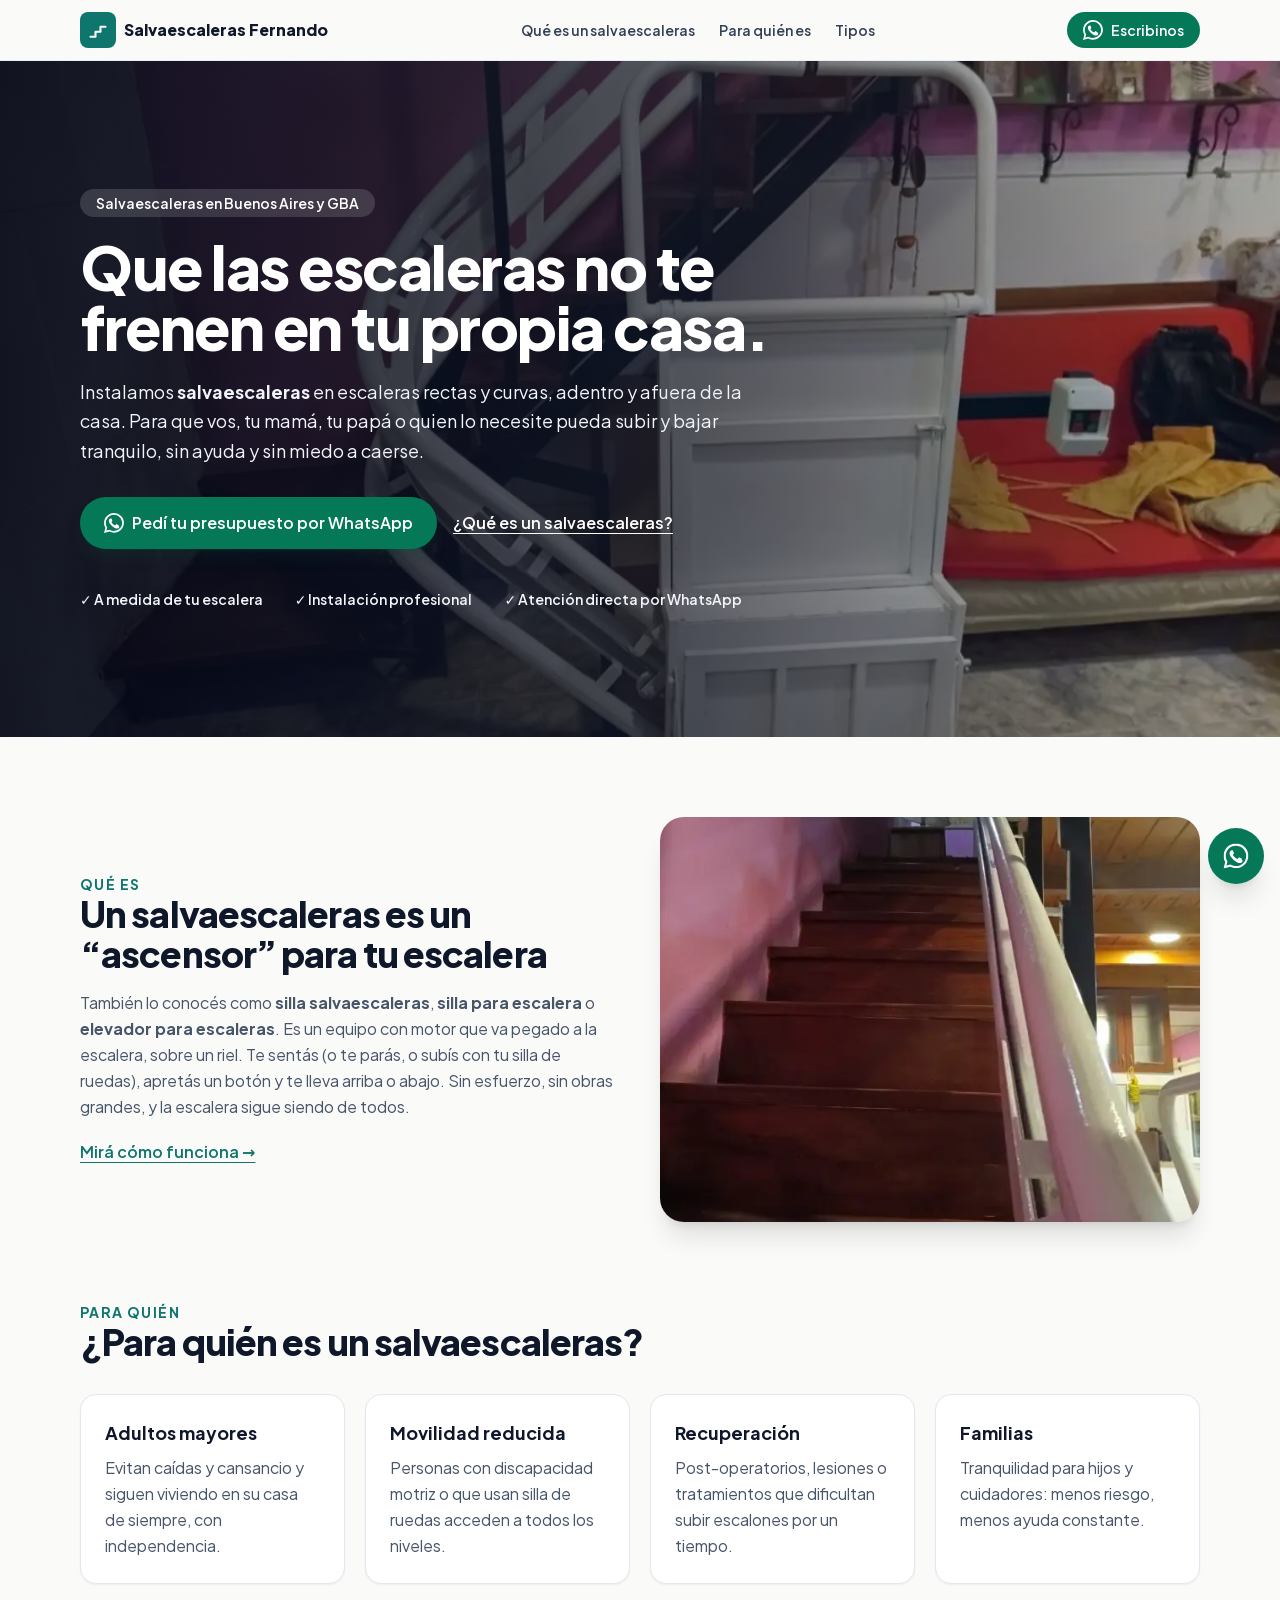
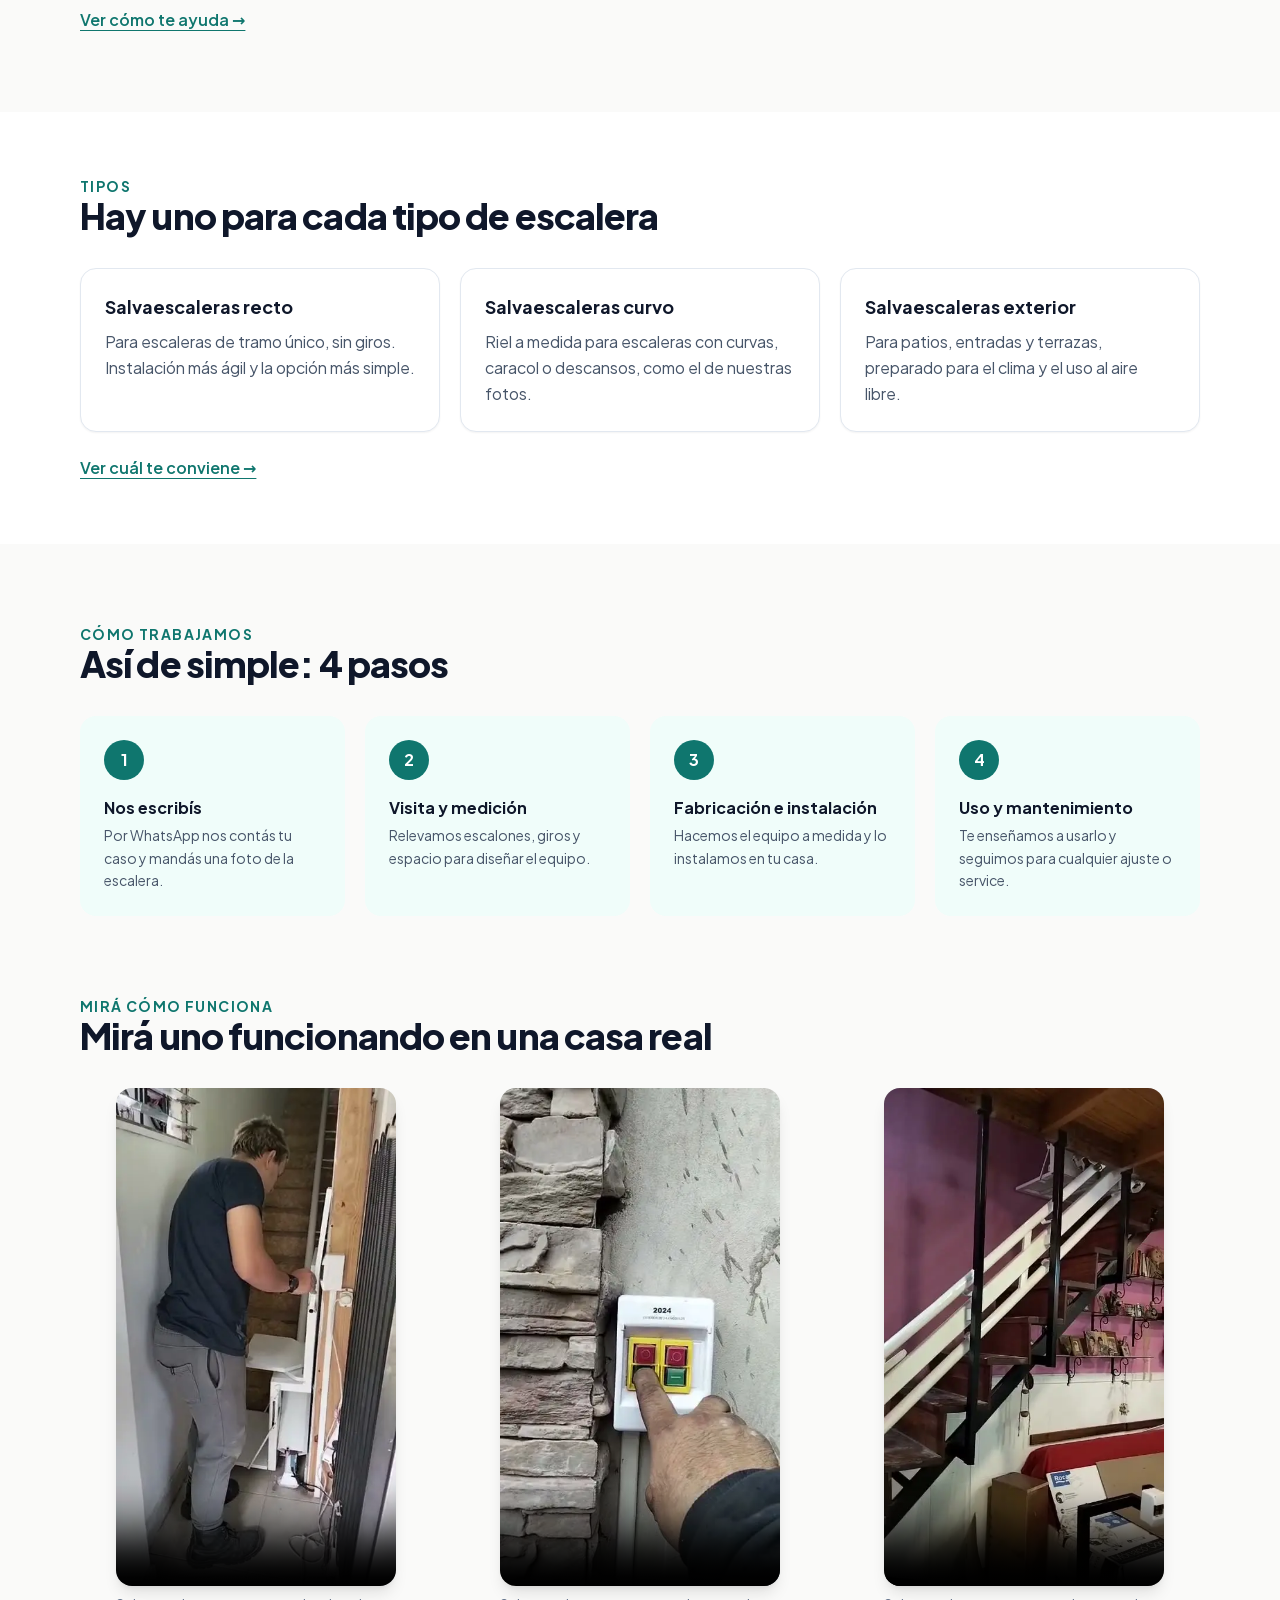
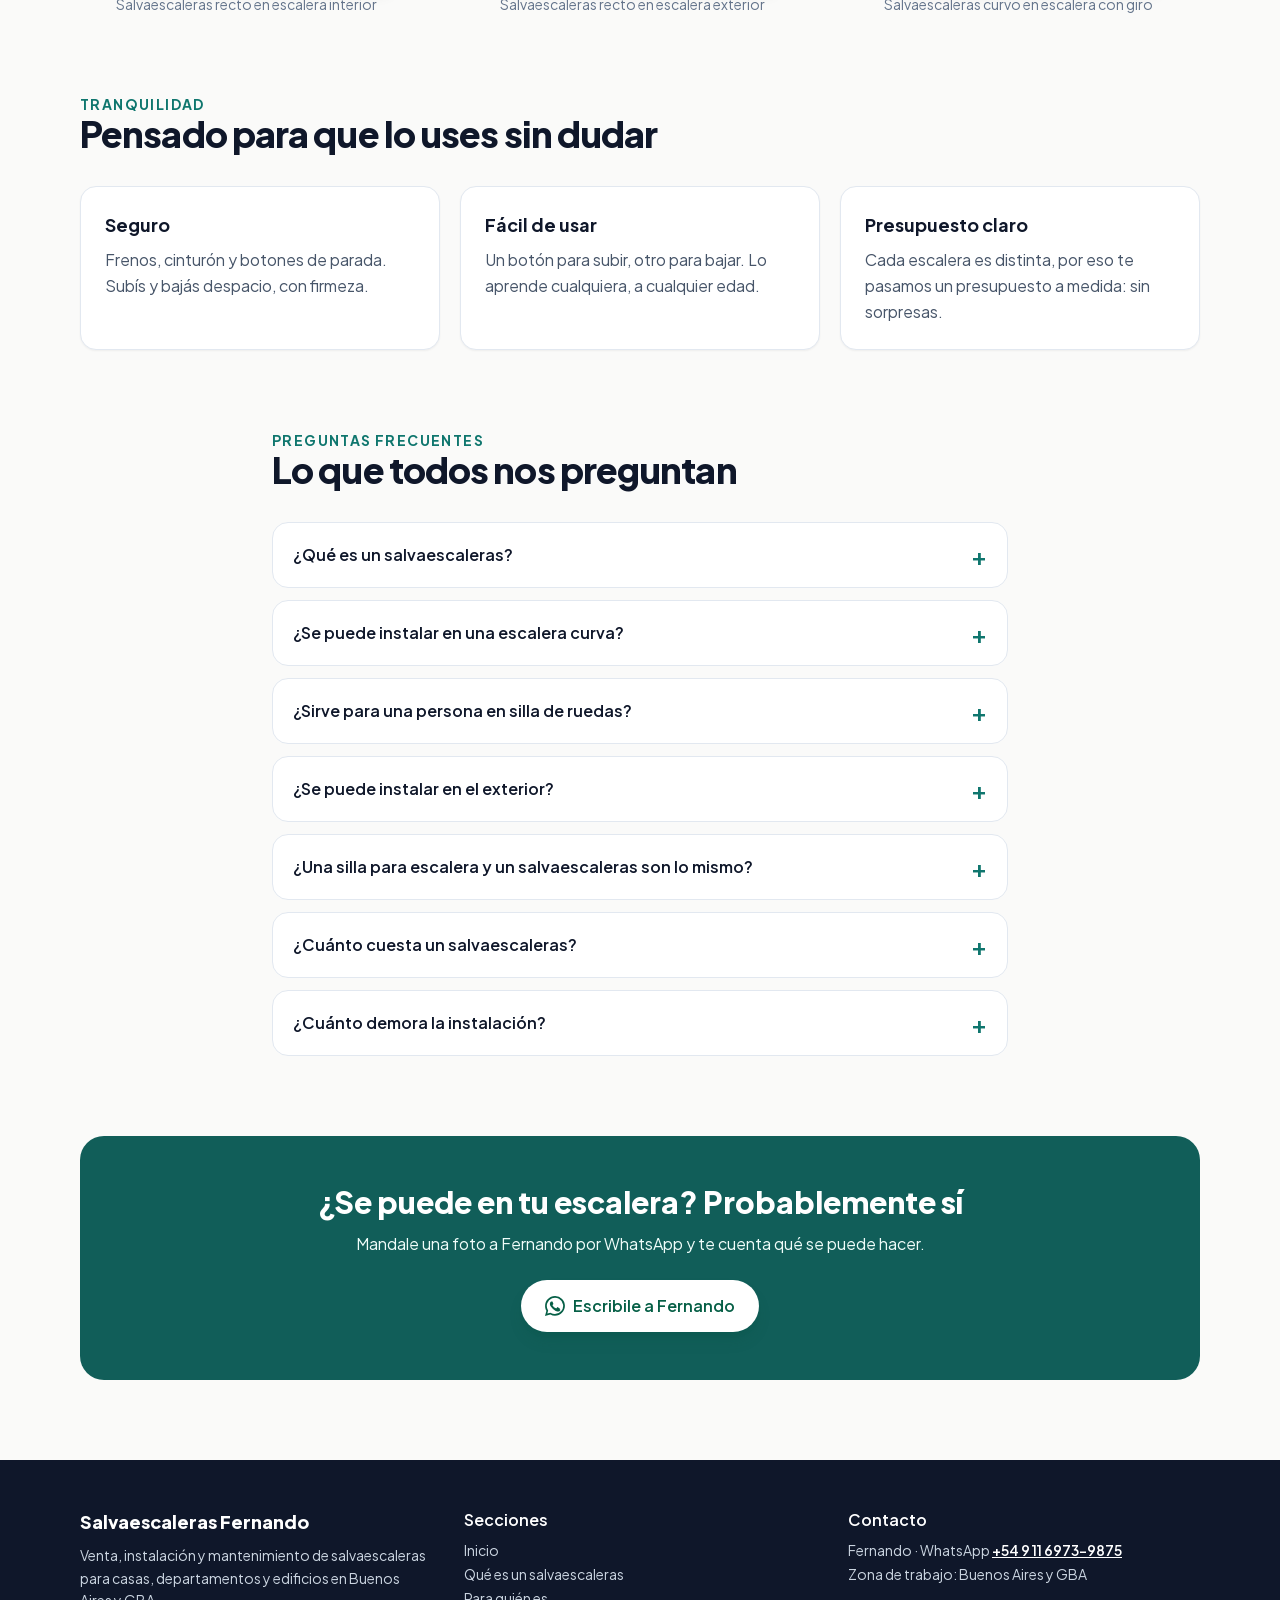
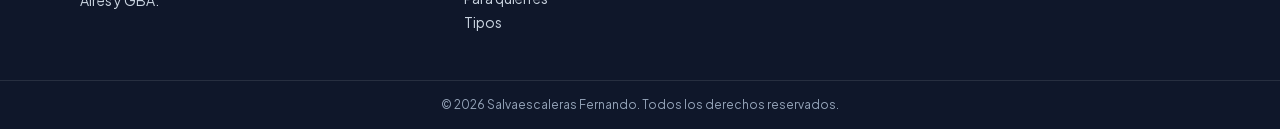
<file: index.html>
<!doctype html>
<html lang="es-AR">
<head>
<meta charset="utf-8">
<meta name="viewport" content="width=device-width, initial-scale=1">
<title>Salvaescaleras y silla para escalera en Buenos Aires y GBA | Salvaescaleras Fernando</title>
<meta name="description" content="Salvaescaleras, sillas salvaescaleras y elevadores para escaleras en Buenos Aires y GBA. Rectos, curvos, interior y exterior. Presupuesto por WhatsApp.">
<link rel="canonical" href="https://salvaescalera.com.ar/">
<meta name="theme-color" content="#0f766e">
<meta property="og:type" content="website">
<meta property="og:locale" content="es_AR">
<meta property="og:title" content="Salvaescaleras y silla para escalera en Buenos Aires y GBA | Salvaescaleras Fernando">
<meta property="og:description" content="Salvaescaleras, sillas salvaescaleras y elevadores para escaleras en Buenos Aires y GBA. Rectos, curvos, interior y exterior. Presupuesto por WhatsApp.">
<meta property="og:url" content="https://salvaescalera.com.ar/">
<meta property="og:image" content="https://salvaescalera.com.ar/assets/salvaescaleras-curvo-plataforma.jpg">
<link rel="icon" href="data:image/svg+xml,%3Csvg xmlns='http://www.w3.org/2000/svg' viewBox='0 0 32 32'%3E%3Crect width='32' height='32' rx='8' fill='%230f766e'/%3E%3Cpath d='M6 24h6v-6h6v-6h8' stroke='white' stroke-width='3' fill='none' stroke-linecap='round' stroke-linejoin='round'/%3E%3C/svg%3E">
<link rel="preload" href="assets/jakarta.woff2" as="font" type="font/woff2" crossorigin>
<link rel="stylesheet" href="assets/styles.css">
<script type="application/ld+json">{"@context": "https://schema.org", "@type": "LocalBusiness", "name": "Salvaescaleras Fernando", "telephone": "+54 9 11 6973-9875", "url": "https://salvaescalera.com.ar/", "image": "https://salvaescalera.com.ar/assets/salvaescaleras-curvo-plataforma.jpg", "areaServed": "Buenos Aires y GBA", "description": "Salvaescaleras, sillas salvaescaleras y elevadores para escaleras en Buenos Aires y GBA. Rectos, curvos, interior y exterior. Presupuesto por WhatsApp.", "makesOffer": {"@type": "Offer", "itemOffered": {"@type": "Service", "name": "Venta e instalación de salvaescaleras"}}}</script><script type="application/ld+json">{"@context": "https://schema.org", "@type": "FAQPage", "mainEntity": [{"@type": "Question", "name": "¿Qué es un salvaescaleras?", "acceptedAnswer": {"@type": "Answer", "text": "Es un equipo motorizado que se instala sobre la escalera y traslada a una persona (sentada en una silla o parada/en silla de ruedas sobre una plataforma) de un nivel a otro, de forma segura y sin esfuerzo."}}, {"@type": "Question", "name": "¿Se puede instalar en una escalera curva?", "acceptedAnswer": {"@type": "Answer", "text": "Sí. Los salvaescaleras curvos se fabrican a medida siguiendo el recorrido real de la escalera, con curvas, descansos o giros. Es la solución para escaleras que no son rectas."}}, {"@type": "Question", "name": "¿Sirve para una persona en silla de ruedas?", "acceptedAnswer": {"@type": "Answer", "text": "Sí, con una plataforma salvaescaleras: la persona sube con su silla de ruedas sobre una base con barandas de seguridad."}}, {"@type": "Question", "name": "¿Se puede instalar en el exterior?", "acceptedAnswer": {"@type": "Answer", "text": "Sí. Hay equipos pensados para escaleras exteriores (patios, entradas, terrazas), con protección frente a lluvia y humedad."}}, {"@type": "Question", "name": "¿Una silla para escalera y un salvaescaleras son lo mismo?", "acceptedAnswer": {"@type": "Answer", "text": "Sí. Silla salvaescaleras, silla para escalera y elevador para escaleras se usan para nombrar el mismo equipo: una silla o plataforma motorizada que sube y baja por un riel instalado en la escalera."}}, {"@type": "Question", "name": "¿Cuánto cuesta un salvaescaleras?", "acceptedAnswer": {"@type": "Answer", "text": "Depende del tipo de escalera (recta o curva), la cantidad de escalones, si es interior o exterior y si lleva silla o plataforma. Por eso se cotiza a medida: escribinos por WhatsApp, contanos tu caso y te pasamos un presupuesto."}}, {"@type": "Question", "name": "¿Cuánto demora la instalación?", "acceptedAnswer": {"@type": "Answer", "text": "Depende del modelo y de la escalera. Tras una visita técnica para relevar medidas, coordinamos fabricación e instalación y te confirmamos plazos reales."}}]}</script>
</head>
<body class="bg-stone-50 font-sans text-slate-800 antialiased">
<a href="#main" class="sr-only focus:not-sr-only focus:absolute focus:z-50 focus:bg-white focus:p-3">Saltar al contenido</a>
<header class="sticky top-0 z-40 border-b border-slate-200/70 bg-stone-50/90 backdrop-blur">
  <div class="mx-auto flex max-w-6xl items-center justify-between gap-4 px-4 py-3">
    <a href="./" class="flex items-center gap-2 font-extrabold text-slate-900">
      <span class="grid h-9 w-9 place-items-center rounded-lg bg-teal-700 text-white" aria-hidden="true">
        <svg class="h-5 w-5" viewBox="0 0 24 24" fill="none" stroke="currentColor" stroke-width="2.5" stroke-linecap="round" stroke-linejoin="round"><path d="M3 20h6v-6h6V8h6"/></svg></span>
      Salvaescaleras Fernando</a>
    <nav class="hidden items-center gap-6 text-sm font-semibold text-slate-700 md:flex" aria-label="Principal"><a href="que-es-un-salvaescaleras.html" class="hover:text-teal-700">Qué es un salvaescaleras</a><a href="salvaescaleras-adultos-mayores-movilidad-reducida.html" class="hover:text-teal-700">Para quién es</a><a href="salvaescaleras-curvo-recto-exterior.html" class="hover:text-teal-700">Tipos</a></nav>
    <a href="https://wa.me/5491169739875?text=Hola%20Fernando%2C%20quiero%20consultar%20por%20un%20salvaescaleras." target="_blank" rel="noopener" class="inline-flex items-center gap-2 rounded-full bg-emerald-700 px-4 py-2 text-sm font-semibold text-white hover:bg-emerald-800"><svg class="h-5 w-5" viewBox="0 0 24 24" fill="currentColor" aria-hidden="true"><path d="M20.5 3.5A11.8 11.8 0 0 0 12 0C5.4 0 .1 5.3.1 11.9c0 2.1.5 4.1 1.6 5.9L0 24l6.4-1.7a11.9 11.9 0 0 0 5.6 1.4c6.6 0 11.9-5.3 11.9-11.9 0-3.2-1.2-6.2-3.4-8.3ZM12 21.7a9.8 9.8 0 0 1-5-1.4l-.4-.2-3.800 1 1-3.700-.2-.4a9.800 9.800 0 1 1 8.400 4.700Zm5.400-7.300c-.3-.1-1.700-.9-2-1s-.5-.1-.7.100-.8 1-1 1.200-.4.200-.6.100a8 8 0 0 1-4-3.500c-.3-.5.300-.5.900-1.600.1-.2 0-.4 0-.5l-.9-2.200c-.2-.6-.5-.5-.7-.5h-.6a1.200 1.200 0 0 0-.9.400 3.700 3.700 0 0 0-1.100 2.700 6.400 6.400 0 0 0 1.400 3.400 14.700 14.700 0 0 0 5.600 4.900c2.100.9 2.900.9 3.400.8a2.900 2.900 0 0 0 1.900-1.300 2.400 2.400 0 0 0 .2-1.300c-.1-.1-.3-.2-.6-.3Z"/></svg><span class="hidden sm:inline">Escribinos</span><span class="sm:hidden">WhatsApp</span></a>
  </div>
  <nav class="flex gap-5 overflow-x-auto border-t border-slate-200/70 px-4 py-2 text-sm font-semibold text-slate-700 md:hidden" aria-label="Principal móvil"><a href="que-es-un-salvaescaleras.html" class="hover:text-teal-700">Qué es un salvaescaleras</a><a href="salvaescaleras-adultos-mayores-movilidad-reducida.html" class="hover:text-teal-700">Para quién es</a><a href="salvaescaleras-curvo-recto-exterior.html" class="hover:text-teal-700">Tipos</a></nav>
</header>
<main id="main">

<section class="relative isolate overflow-hidden">
  <img src="assets/curvo-1200.webp" srcset="assets/curvo-640.webp 640w, assets/curvo-1200.webp 1200w" sizes="(min-width:1152px) 1152px, 100vw" width="1200" height="900" alt="Plataforma salvaescaleras blanca sobre riel curvo en escalera de una casa" class="absolute inset-0 -z-20 h-full w-full object-cover" fetchpriority="high">
  <div class="absolute inset-0 -z-10 bg-gradient-to-r from-slate-950/90 via-slate-900/70 to-slate-900/20"></div>
  <div class="mx-auto max-w-6xl px-4 py-20 md:py-32">
    <p class="inline-block rounded-full bg-white/15 px-4 py-1 text-sm font-semibold text-white backdrop-blur">Salvaescaleras en Buenos Aires y GBA</p>
    <h1 class="mt-5 max-w-3xl text-4xl font-extrabold leading-tight tracking-tight text-white md:text-6xl">Que las escaleras no te frenen en tu propia casa.</h1>
    <p class="mt-5 max-w-2xl text-lg leading-relaxed text-slate-100">Instalamos <strong>salvaescaleras</strong> en escaleras rectas y curvas, adentro y afuera de la casa. Para que vos, tu mamá, tu papá o quien lo necesite pueda subir y bajar tranquilo, sin ayuda y sin miedo a caerse.</p>
    <div class="mt-8 flex flex-wrap items-center gap-4"><a href="https://wa.me/5491169739875?text=Hola%20Fernando%2C%20quiero%20consultar%20por%20un%20salvaescaleras." target="_blank" rel="noopener" class="inline-flex items-center justify-center gap-2 rounded-full bg-emerald-700 px-6 py-3.5 font-semibold text-white shadow-lg shadow-emerald-900/20 transition hover:bg-emerald-800 focus:outline-none focus-visible:ring-4 focus-visible:ring-emerald-300 "><svg class="h-5 w-5" viewBox="0 0 24 24" fill="currentColor" aria-hidden="true"><path d="M20.5 3.5A11.8 11.8 0 0 0 12 0C5.4 0 .1 5.3.1 11.9c0 2.1.5 4.1 1.6 5.9L0 24l6.4-1.7a11.9 11.9 0 0 0 5.6 1.4c6.6 0 11.9-5.3 11.9-11.9 0-3.2-1.2-6.2-3.4-8.3ZM12 21.7a9.8 9.8 0 0 1-5-1.4l-.4-.2-3.800 1 1-3.700-.2-.4a9.800 9.800 0 1 1 8.400 4.700Zm5.400-7.300c-.3-.1-1.700-.9-2-1s-.5-.1-.7.100-.8 1-1 1.200-.4.200-.6.100a8 8 0 0 1-4-3.500c-.3-.5.300-.5.900-1.600.1-.2 0-.4 0-.5l-.9-2.200c-.2-.6-.5-.5-.7-.5h-.6a1.200 1.200 0 0 0-.9.400 3.700 3.700 0 0 0-1.100 2.700 6.400 6.400 0 0 0 1.400 3.400 14.700 14.700 0 0 0 5.600 4.900c2.100.9 2.900.9 3.400.8a2.900 2.900 0 0 0 1.900-1.300 2.400 2.400 0 0 0 .2-1.300c-.1-.1-.3-.2-.6-.3Z"/></svg> Pedí tu presupuesto por WhatsApp</a>
      <a href="que-es-un-salvaescaleras.html" class="font-semibold text-white underline underline-offset-4 hover:text-teal-200">¿Qué es un salvaescaleras?</a></div>
    <ul class="mt-10 flex flex-wrap gap-x-8 gap-y-2 text-sm font-semibold text-slate-100">
      <li>✓ A medida de tu escalera</li><li>✓ Instalación profesional</li><li>✓ Atención directa por WhatsApp</li></ul>
  </div>
</section>

<section class="mx-auto mt-20 grid max-w-6xl items-center gap-10 px-4 md:grid-cols-2">
  <div><p class="text-sm font-bold uppercase tracking-widest text-teal-700">Qué es</p><h2 class="text-3xl font-extrabold tracking-tight text-slate-900 md:text-4xl">Un salvaescaleras es un “ascensor” para tu escalera</h2>
    <p class="mt-4 leading-relaxed text-slate-600">También lo conocés como <strong>silla salvaescaleras</strong>, <strong>silla para escalera</strong> o <strong>elevador para escaleras</strong>. Es un equipo con motor que va pegado a la escalera, sobre un riel. Te sentás (o te parás, o subís con tu silla de ruedas), apretás un botón y te lleva arriba o abajo. Sin esfuerzo, sin obras grandes, y la escalera sigue siendo de todos.</p>
    <a href="que-es-un-salvaescaleras.html" class="mt-5 inline-block font-semibold text-teal-700 underline underline-offset-4 hover:text-teal-900">Mirá cómo funciona →</a></div>
  <img src="assets/riel-900.webp" srcset="assets/riel-640.webp 640w, assets/riel-900.webp 900w" sizes="(min-width:768px) 560px, 100vw" width="900" height="1200" alt="Riel de salvaescaleras instalado a lo largo de una escalera de madera" class="aspect-[4/3] w-full rounded-3xl object-cover shadow-xl" loading="lazy">
</section>

<section class="mx-auto mt-20 max-w-6xl px-4">
  <p class="text-sm font-bold uppercase tracking-widest text-teal-700">Para quién</p><h2 class="text-3xl font-extrabold tracking-tight text-slate-900 md:text-4xl">¿Para quién es un salvaescaleras?</h2>
  <div class="mt-8 grid gap-5 md:grid-cols-2 lg:grid-cols-4">
    <div class="rounded-2xl border border-slate-200 bg-white p-6 shadow-sm"><h3 class="text-lg font-bold text-slate-900">Adultos mayores</h3><p class="mt-2 leading-relaxed text-slate-600">Evitan caídas y cansancio y siguen viviendo en su casa de siempre, con independencia.</p></div>
    <div class="rounded-2xl border border-slate-200 bg-white p-6 shadow-sm"><h3 class="text-lg font-bold text-slate-900">Movilidad reducida</h3><p class="mt-2 leading-relaxed text-slate-600">Personas con discapacidad motriz o que usan silla de ruedas acceden a todos los niveles.</p></div>
    <div class="rounded-2xl border border-slate-200 bg-white p-6 shadow-sm"><h3 class="text-lg font-bold text-slate-900">Recuperación</h3><p class="mt-2 leading-relaxed text-slate-600">Post-operatorios, lesiones o tratamientos que dificultan subir escalones por un tiempo.</p></div>
    <div class="rounded-2xl border border-slate-200 bg-white p-6 shadow-sm"><h3 class="text-lg font-bold text-slate-900">Familias</h3><p class="mt-2 leading-relaxed text-slate-600">Tranquilidad para hijos y cuidadores: menos riesgo, menos ayuda constante.</p></div>
  </div>
  <a href="salvaescaleras-adultos-mayores-movilidad-reducida.html" class="mt-6 inline-block font-semibold text-teal-700 underline underline-offset-4 hover:text-teal-900">Ver cómo te ayuda →</a>
</section>

<section class="mt-20 bg-white py-16">
  <div class="mx-auto max-w-6xl px-4">
    <p class="text-sm font-bold uppercase tracking-widest text-teal-700">Tipos</p><h2 class="text-3xl font-extrabold tracking-tight text-slate-900 md:text-4xl">Hay uno para cada tipo de escalera</h2>
    <div class="mt-8 grid gap-5 md:grid-cols-3">
      <div class="rounded-2xl border border-slate-200 bg-white p-6 shadow-sm"><h3 class="text-lg font-bold text-slate-900">Salvaescaleras recto</h3><p class="mt-2 leading-relaxed text-slate-600">Para escaleras de tramo único, sin giros. Instalación más ágil y la opción más simple.</p></div>
      <div class="rounded-2xl border border-slate-200 bg-white p-6 shadow-sm"><h3 class="text-lg font-bold text-slate-900">Salvaescaleras curvo</h3><p class="mt-2 leading-relaxed text-slate-600">Riel a medida para escaleras con curvas, caracol o descansos, como el de nuestras fotos.</p></div>
      <div class="rounded-2xl border border-slate-200 bg-white p-6 shadow-sm"><h3 class="text-lg font-bold text-slate-900">Salvaescaleras exterior</h3><p class="mt-2 leading-relaxed text-slate-600">Para patios, entradas y terrazas, preparado para el clima y el uso al aire libre.</p></div>
    </div>
    <a href="salvaescaleras-curvo-recto-exterior.html" class="mt-6 inline-block font-semibold text-teal-700 underline underline-offset-4 hover:text-teal-900">Ver cuál te conviene →</a>
  </div>
</section>

<section class="mx-auto mt-20 max-w-6xl px-4">
  <p class="text-sm font-bold uppercase tracking-widest text-teal-700">Cómo trabajamos</p><h2 class="text-3xl font-extrabold tracking-tight text-slate-900 md:text-4xl">Así de simple: 4 pasos</h2>
  <ol class="mt-8 grid gap-5 md:grid-cols-4">
    <li class="rounded-2xl bg-teal-50 p-6"><span class="grid h-10 w-10 place-items-center rounded-full bg-teal-700 font-bold text-white">1</span><h3 class="mt-4 font-bold text-slate-900">Nos escribís</h3><p class="mt-1 text-sm leading-relaxed text-slate-600">Por WhatsApp nos contás tu caso y mandás una foto de la escalera.</p></li><li class="rounded-2xl bg-teal-50 p-6"><span class="grid h-10 w-10 place-items-center rounded-full bg-teal-700 font-bold text-white">2</span><h3 class="mt-4 font-bold text-slate-900">Visita y medición</h3><p class="mt-1 text-sm leading-relaxed text-slate-600">Relevamos escalones, giros y espacio para diseñar el equipo.</p></li><li class="rounded-2xl bg-teal-50 p-6"><span class="grid h-10 w-10 place-items-center rounded-full bg-teal-700 font-bold text-white">3</span><h3 class="mt-4 font-bold text-slate-900">Fabricación e instalación</h3><p class="mt-1 text-sm leading-relaxed text-slate-600">Hacemos el equipo a medida y lo instalamos en tu casa.</p></li><li class="rounded-2xl bg-teal-50 p-6"><span class="grid h-10 w-10 place-items-center rounded-full bg-teal-700 font-bold text-white">4</span><h3 class="mt-4 font-bold text-slate-900">Uso y mantenimiento</h3><p class="mt-1 text-sm leading-relaxed text-slate-600">Te enseñamos a usarlo y seguimos para cualquier ajuste o service.</p></li>
  </ol>
</section>

<section class="mx-auto mt-20 max-w-6xl px-4">
  <p class="text-sm font-bold uppercase tracking-widest text-teal-700">Mirá cómo funciona</p><h2 class="text-3xl font-extrabold tracking-tight text-slate-900 md:text-4xl">Mirá uno funcionando en una casa real</h2>
  <div class="mt-8 flex flex-wrap justify-center gap-8">
    <figure class="mx-auto w-full max-w-[280px]"><video class="aspect-[9/16] w-full rounded-2xl bg-slate-900 object-cover shadow-lg" controls muted playsinline preload="none" poster="assets/poster-interior.webp" aria-label="Salvaescaleras recto en escalera interior"><source src="assets/salvaescaleras-recto-interior.mp4" type="video/mp4"></video><figcaption class="mt-2 text-sm text-slate-500">Salvaescaleras recto en escalera interior</figcaption></figure>
    <figure class="mx-auto w-full max-w-[280px]"><video class="aspect-[9/16] w-full rounded-2xl bg-slate-900 object-cover shadow-lg" controls muted playsinline preload="none" poster="assets/poster-exterior.webp" aria-label="Salvaescaleras recto en escalera exterior"><source src="assets/salvaescaleras-recto-exterior.mp4" type="video/mp4"></video><figcaption class="mt-2 text-sm text-slate-500">Salvaescaleras recto en escalera exterior</figcaption></figure>
    <figure class="mx-auto w-full max-w-[280px]"><video class="aspect-[9/16] w-full rounded-2xl bg-slate-900 object-cover shadow-lg" controls muted playsinline preload="none" poster="assets/poster-curvo.webp" aria-label="Salvaescaleras curvo en escalera con giro"><source src="assets/salvaescaleras-curvo.mp4" type="video/mp4"></video><figcaption class="mt-2 text-sm text-slate-500">Salvaescaleras curvo en escalera con giro</figcaption></figure>
  </div>
</section>

<section class="mx-auto mt-20 max-w-6xl px-4">
  <p class="text-sm font-bold uppercase tracking-widest text-teal-700">Tranquilidad</p><h2 class="text-3xl font-extrabold tracking-tight text-slate-900 md:text-4xl">Pensado para que lo uses sin dudar</h2>
  <div class="mt-8 grid gap-5 md:grid-cols-3">
    <div class="rounded-2xl border border-slate-200 bg-white p-6 shadow-sm"><h3 class="text-lg font-bold text-slate-900">Seguro</h3><p class="mt-2 leading-relaxed text-slate-600">Frenos, cinturón y botones de parada. Subís y bajás despacio, con firmeza.</p></div>
    <div class="rounded-2xl border border-slate-200 bg-white p-6 shadow-sm"><h3 class="text-lg font-bold text-slate-900">Fácil de usar</h3><p class="mt-2 leading-relaxed text-slate-600">Un botón para subir, otro para bajar. Lo aprende cualquiera, a cualquier edad.</p></div>
    <div class="rounded-2xl border border-slate-200 bg-white p-6 shadow-sm"><h3 class="text-lg font-bold text-slate-900">Presupuesto claro</h3><p class="mt-2 leading-relaxed text-slate-600">Cada escalera es distinta, por eso te pasamos un presupuesto a medida: sin sorpresas.</p></div>
  </div>
</section>

<section class="mx-auto mt-20 max-w-3xl px-4">
  <p class="text-sm font-bold uppercase tracking-widest text-teal-700">Preguntas frecuentes</p><h2 class="text-3xl font-extrabold tracking-tight text-slate-900 md:text-4xl">Lo que todos nos preguntan</h2>
  <div class="mt-8 space-y-3"><details class="group rounded-2xl border border-slate-200 bg-white p-5 open:shadow-md"><summary class="flex cursor-pointer list-none items-center justify-between gap-4 font-semibold text-slate-900">¿Qué es un salvaescaleras?<span class="text-teal-700 transition group-open:rotate-45 text-2xl leading-none" aria-hidden="true">+</span></summary><p class="mt-3 leading-relaxed text-slate-600">Es un equipo motorizado que se instala sobre la escalera y traslada a una persona (sentada en una silla o parada/en silla de ruedas sobre una plataforma) de un nivel a otro, de forma segura y sin esfuerzo.</p></details><details class="group rounded-2xl border border-slate-200 bg-white p-5 open:shadow-md"><summary class="flex cursor-pointer list-none items-center justify-between gap-4 font-semibold text-slate-900">¿Se puede instalar en una escalera curva?<span class="text-teal-700 transition group-open:rotate-45 text-2xl leading-none" aria-hidden="true">+</span></summary><p class="mt-3 leading-relaxed text-slate-600">Sí. Los salvaescaleras curvos se fabrican a medida siguiendo el recorrido real de la escalera, con curvas, descansos o giros. Es la solución para escaleras que no son rectas.</p></details><details class="group rounded-2xl border border-slate-200 bg-white p-5 open:shadow-md"><summary class="flex cursor-pointer list-none items-center justify-between gap-4 font-semibold text-slate-900">¿Sirve para una persona en silla de ruedas?<span class="text-teal-700 transition group-open:rotate-45 text-2xl leading-none" aria-hidden="true">+</span></summary><p class="mt-3 leading-relaxed text-slate-600">Sí, con una plataforma salvaescaleras: la persona sube con su silla de ruedas sobre una base con barandas de seguridad.</p></details><details class="group rounded-2xl border border-slate-200 bg-white p-5 open:shadow-md"><summary class="flex cursor-pointer list-none items-center justify-between gap-4 font-semibold text-slate-900">¿Se puede instalar en el exterior?<span class="text-teal-700 transition group-open:rotate-45 text-2xl leading-none" aria-hidden="true">+</span></summary><p class="mt-3 leading-relaxed text-slate-600">Sí. Hay equipos pensados para escaleras exteriores (patios, entradas, terrazas), con protección frente a lluvia y humedad.</p></details><details class="group rounded-2xl border border-slate-200 bg-white p-5 open:shadow-md"><summary class="flex cursor-pointer list-none items-center justify-between gap-4 font-semibold text-slate-900">¿Una silla para escalera y un salvaescaleras son lo mismo?<span class="text-teal-700 transition group-open:rotate-45 text-2xl leading-none" aria-hidden="true">+</span></summary><p class="mt-3 leading-relaxed text-slate-600">Sí. Silla salvaescaleras, silla para escalera y elevador para escaleras se usan para nombrar el mismo equipo: una silla o plataforma motorizada que sube y baja por un riel instalado en la escalera.</p></details><details class="group rounded-2xl border border-slate-200 bg-white p-5 open:shadow-md"><summary class="flex cursor-pointer list-none items-center justify-between gap-4 font-semibold text-slate-900">¿Cuánto cuesta un salvaescaleras?<span class="text-teal-700 transition group-open:rotate-45 text-2xl leading-none" aria-hidden="true">+</span></summary><p class="mt-3 leading-relaxed text-slate-600">Depende del tipo de escalera (recta o curva), la cantidad de escalones, si es interior o exterior y si lleva silla o plataforma. Por eso se cotiza a medida: escribinos por WhatsApp, contanos tu caso y te pasamos un presupuesto.</p></details><details class="group rounded-2xl border border-slate-200 bg-white p-5 open:shadow-md"><summary class="flex cursor-pointer list-none items-center justify-between gap-4 font-semibold text-slate-900">¿Cuánto demora la instalación?<span class="text-teal-700 transition group-open:rotate-45 text-2xl leading-none" aria-hidden="true">+</span></summary><p class="mt-3 leading-relaxed text-slate-600">Depende del modelo y de la escalera. Tras una visita técnica para relevar medidas, coordinamos fabricación e instalación y te confirmamos plazos reales.</p></details></div>
</section>
<section class="mx-auto mt-20 max-w-6xl px-4"><div class="rounded-3xl bg-teal-800 px-6 py-12 text-center text-white md:px-12">
<h2 class="text-3xl font-extrabold">¿Se puede en tu escalera? Probablemente sí</h2><p class="mx-auto mt-3 max-w-2xl text-teal-50">Mandale una foto a Fernando por WhatsApp y te cuenta qué se puede hacer.</p>
<div class="mt-6"><a href="https://wa.me/5491169739875?text=Hola%20Fernando%2C%20te%20paso%20una%20foto%20de%20mi%20escalera%20para%20consultar%20por%20un%20salvaescaleras." target="_blank" rel="noopener" class="inline-flex items-center justify-center gap-2 rounded-full bg-emerald-700 px-6 py-3.5 font-semibold text-white shadow-lg shadow-emerald-900/20 transition hover:bg-emerald-800 focus:outline-none focus-visible:ring-4 focus-visible:ring-emerald-300 !bg-white !text-emerald-800 hover:!bg-emerald-50"><svg class="h-5 w-5" viewBox="0 0 24 24" fill="currentColor" aria-hidden="true"><path d="M20.5 3.5A11.8 11.8 0 0 0 12 0C5.4 0 .1 5.3.1 11.9c0 2.1.5 4.1 1.6 5.9L0 24l6.4-1.7a11.9 11.9 0 0 0 5.6 1.4c6.6 0 11.9-5.3 11.9-11.9 0-3.2-1.2-6.2-3.4-8.3ZM12 21.7a9.8 9.8 0 0 1-5-1.4l-.4-.2-3.800 1 1-3.700-.2-.4a9.800 9.800 0 1 1 8.400 4.700Zm5.400-7.300c-.3-.1-1.700-.9-2-1s-.5-.1-.7.100-.8 1-1 1.200-.4.200-.6.100a8 8 0 0 1-4-3.500c-.3-.5.300-.5.900-1.600.1-.2 0-.4 0-.5l-.9-2.200c-.2-.6-.5-.5-.7-.5h-.6a1.200 1.200 0 0 0-.9.400 3.700 3.700 0 0 0-1.100 2.700 6.400 6.400 0 0 0 1.400 3.400 14.700 14.700 0 0 0 5.600 4.900c2.100.9 2.900.9 3.400.8a2.900 2.900 0 0 0 1.900-1.300 2.400 2.400 0 0 0 .2-1.300c-.1-.1-.3-.2-.6-.3Z"/></svg> Escribile a Fernando</a></div></div></section>

</main>
<footer class="mt-20 bg-slate-900 text-slate-300">
  <div class="mx-auto grid max-w-6xl gap-8 px-4 py-12 md:grid-cols-3">
    <div><p class="text-lg font-extrabold text-white">Salvaescaleras Fernando</p>
      <p class="mt-2 text-sm leading-relaxed">Venta, instalación y mantenimiento de salvaescaleras para casas, departamentos y edificios en Buenos Aires y GBA.</p></div>
    <div><p class="font-semibold text-white">Secciones</p>
      <ul class="mt-2 space-y-1 text-sm"><li><a class="hover:text-white" href="./">Inicio</a></li><li><a class="hover:text-white" href="que-es-un-salvaescaleras.html">Qué es un salvaescaleras</a></li><li><a class="hover:text-white" href="salvaescaleras-adultos-mayores-movilidad-reducida.html">Para quién es</a></li><li><a class="hover:text-white" href="salvaescaleras-curvo-recto-exterior.html">Tipos</a></li></ul></div>
    <div><p class="font-semibold text-white">Contacto</p>
      <p class="mt-2 text-sm">Fernando · WhatsApp <a class="font-semibold text-white underline" href="https://wa.me/5491169739875?text=Hola%20Fernando%2C%20quiero%20consultar%20por%20un%20salvaescaleras." target="_blank" rel="noopener">+54 9 11 6973-9875</a></p>
      <p class="mt-1 text-sm">Zona de trabajo: Buenos Aires y GBA</p></div>
  </div>
  <p class="border-t border-white/10 py-4 text-center text-xs text-slate-400">© 2026 Salvaescaleras Fernando. Todos los derechos reservados.</p>
</footer>
<a href="https://wa.me/5491169739875?text=Hola%20Fernando%2C%20quiero%20consultar%20por%20un%20salvaescaleras." target="_blank" rel="noopener" aria-label="Escribir por WhatsApp" class="fixed bottom-4 right-4 z-50 grid h-14 w-14 place-items-center rounded-full bg-emerald-700 text-white shadow-xl hover:bg-emerald-800 focus:outline-none focus-visible:ring-4 focus-visible:ring-emerald-300"><span class="scale-125"><svg class="h-5 w-5" viewBox="0 0 24 24" fill="currentColor" aria-hidden="true"><path d="M20.5 3.5A11.8 11.8 0 0 0 12 0C5.4 0 .1 5.3.1 11.9c0 2.1.5 4.1 1.6 5.9L0 24l6.4-1.7a11.9 11.9 0 0 0 5.6 1.4c6.6 0 11.9-5.3 11.9-11.9 0-3.2-1.2-6.2-3.4-8.3ZM12 21.7a9.8 9.8 0 0 1-5-1.4l-.4-.2-3.800 1 1-3.700-.2-.4a9.800 9.800 0 1 1 8.400 4.700Zm5.400-7.300c-.3-.1-1.700-.9-2-1s-.5-.1-.7.100-.8 1-1 1.200-.4.200-.6.100a8 8 0 0 1-4-3.500c-.3-.5.300-.5.900-1.600.1-.2 0-.4 0-.5l-.9-2.200c-.2-.6-.5-.5-.7-.5h-.6a1.200 1.200 0 0 0-.9.400 3.700 3.700 0 0 0-1.100 2.700 6.400 6.400 0 0 0 1.400 3.400 14.700 14.700 0 0 0 5.600 4.900c2.100.9 2.900.9 3.400.8a2.900 2.900 0 0 0 1.900-1.300 2.400 2.400 0 0 0 .2-1.300c-.1-.1-.3-.2-.6-.3Z"/></svg></span></a>
</body>
</html>
</file>
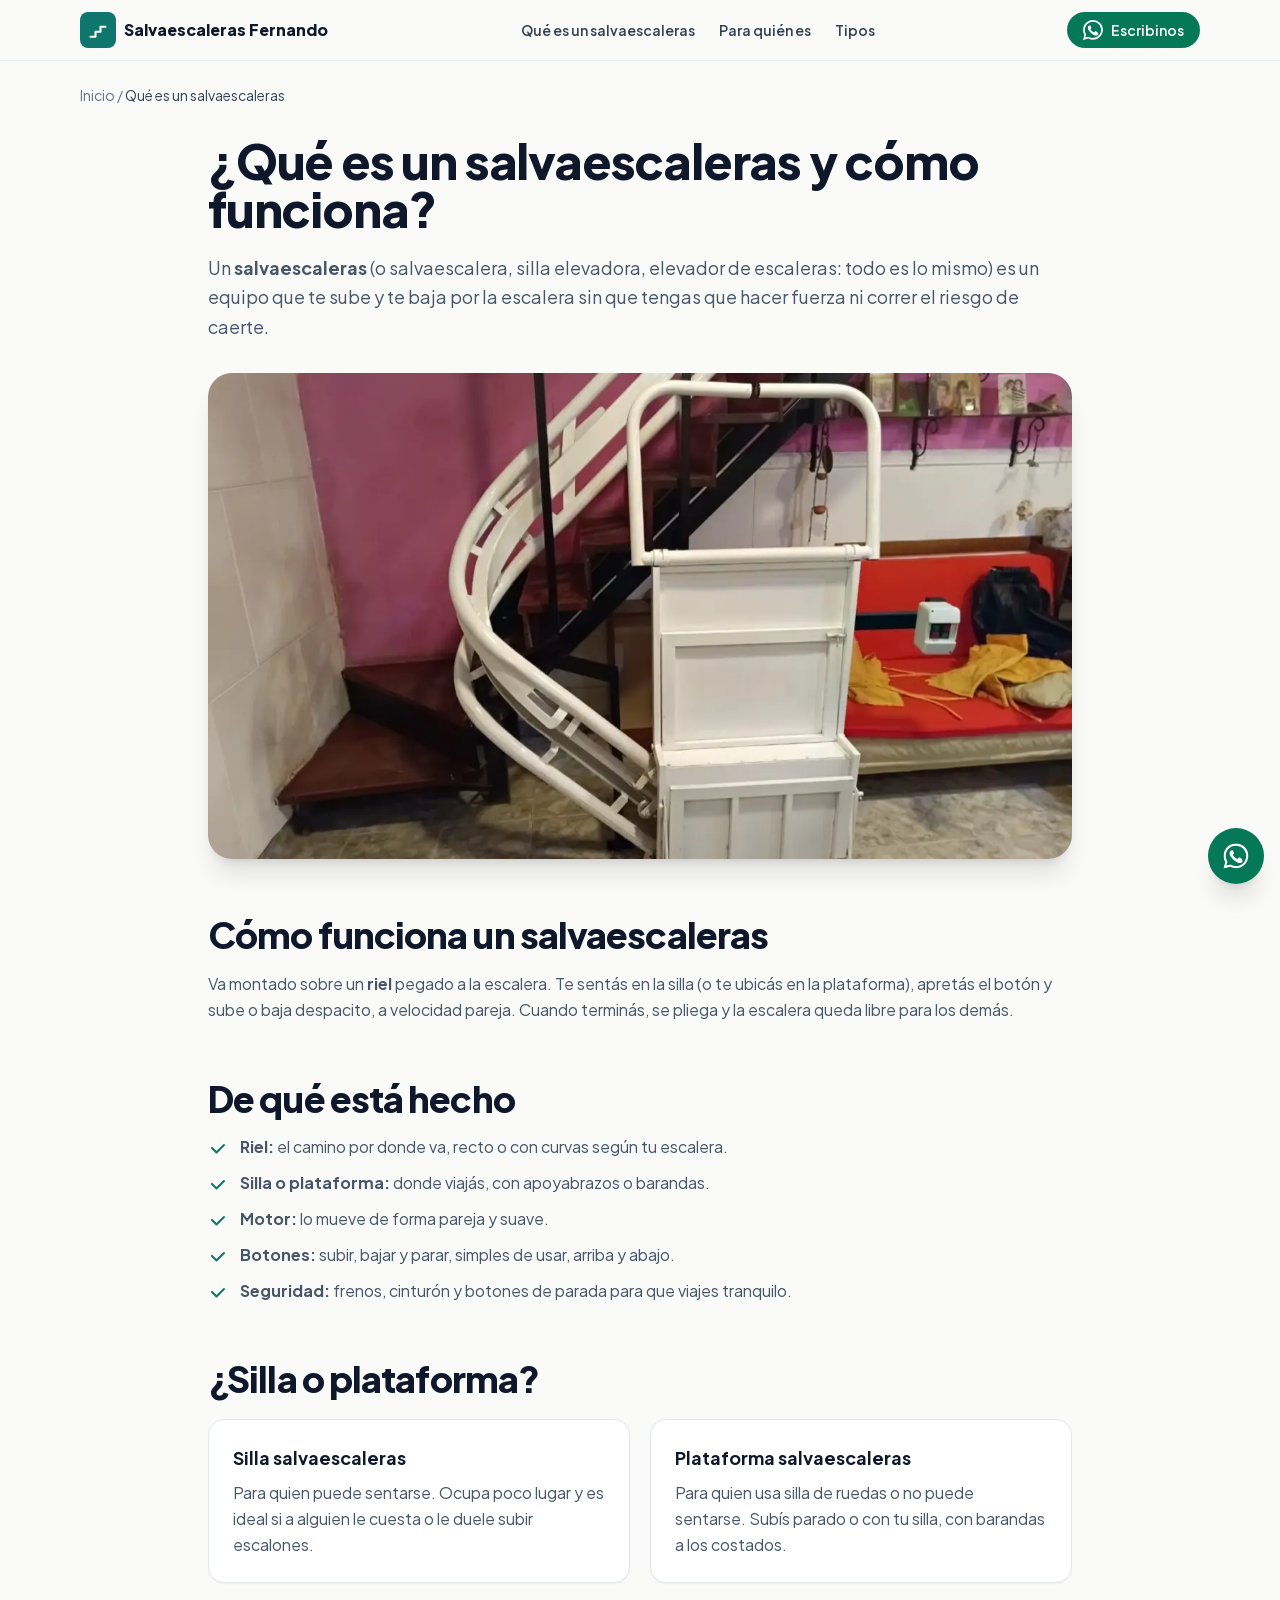
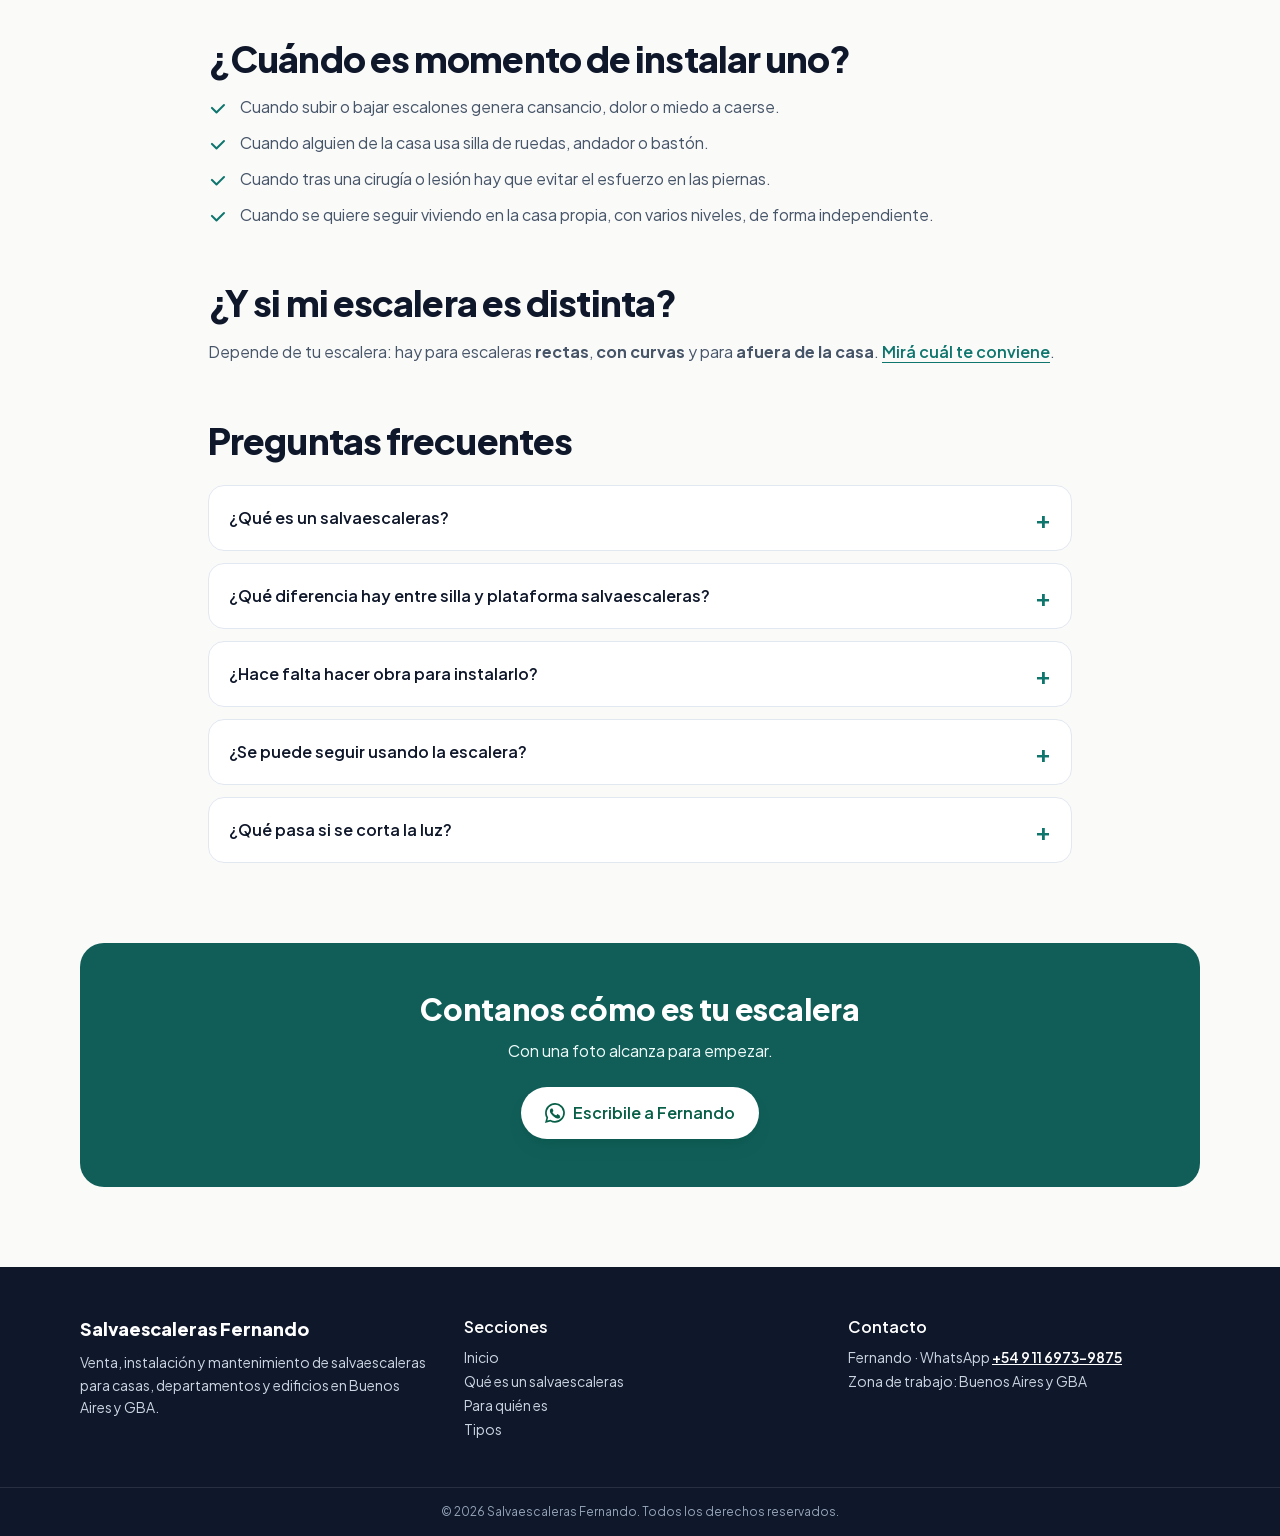
<file: que-es-un-salvaescaleras.html>
<!doctype html>
<html lang="es-AR">
<head>
<meta charset="utf-8">
<meta name="viewport" content="width=device-width, initial-scale=1">
<title>¿Qué es un salvaescaleras y cómo funciona? | Salvaescaleras Fernando</title>
<meta name="description" content="Qué es un salvaescaleras, cómo funciona, de qué está hecho, si te conviene silla o plataforma y cuándo es momento de instalar uno.">
<link rel="canonical" href="https://salvaescalera.com.ar/que-es-un-salvaescaleras.html">
<meta name="theme-color" content="#0f766e">
<meta property="og:type" content="website">
<meta property="og:locale" content="es_AR">
<meta property="og:title" content="¿Qué es un salvaescaleras y cómo funciona? | Salvaescaleras Fernando">
<meta property="og:description" content="Qué es un salvaescaleras, cómo funciona, de qué está hecho, si te conviene silla o plataforma y cuándo es momento de instalar uno.">
<meta property="og:url" content="https://salvaescalera.com.ar/que-es-un-salvaescaleras.html">
<meta property="og:image" content="https://salvaescalera.com.ar/assets/salvaescaleras-curvo-plataforma.jpg">
<link rel="icon" href="data:image/svg+xml,%3Csvg xmlns='http://www.w3.org/2000/svg' viewBox='0 0 32 32'%3E%3Crect width='32' height='32' rx='8' fill='%230f766e'/%3E%3Cpath d='M6 24h6v-6h6v-6h8' stroke='white' stroke-width='3' fill='none' stroke-linecap='round' stroke-linejoin='round'/%3E%3C/svg%3E">
<link rel="preload" href="assets/jakarta.woff2" as="font" type="font/woff2" crossorigin>
<link rel="stylesheet" href="assets/styles.css">
<script type="application/ld+json">{"@context": "https://schema.org", "@type": "LocalBusiness", "name": "Salvaescaleras Fernando", "telephone": "+54 9 11 6973-9875", "url": "https://salvaescalera.com.ar/", "image": "https://salvaescalera.com.ar/assets/salvaescaleras-curvo-plataforma.jpg", "areaServed": "Buenos Aires y GBA", "description": "Qué es un salvaescaleras, cómo funciona, de qué está hecho, si te conviene silla o plataforma y cuándo es momento de instalar uno.", "makesOffer": {"@type": "Offer", "itemOffered": {"@type": "Service", "name": "Venta e instalación de salvaescaleras"}}}</script><script type="application/ld+json">{"@context": "https://schema.org", "@type": "FAQPage", "mainEntity": [{"@type": "Question", "name": "¿Qué es un salvaescaleras?", "acceptedAnswer": {"@type": "Answer", "text": "Un salvaescaleras es un equipo motorizado instalado sobre una escalera que traslada a una persona de un nivel a otro sin que tenga que subir o bajar escalones."}}, {"@type": "Question", "name": "¿Qué diferencia hay entre silla y plataforma salvaescaleras?", "acceptedAnswer": {"@type": "Answer", "text": "La silla traslada a una persona sentada. La plataforma lleva a una persona de pie o en silla de ruedas, y suele tener barandas de seguridad."}}, {"@type": "Question", "name": "¿Hace falta hacer obra para instalarlo?", "acceptedAnswer": {"@type": "Answer", "text": "En general no: el riel se fija a los escalones o a la pared, sin modificar la estructura de la escalera. Cada caso se revisa en la visita técnica."}}, {"@type": "Question", "name": "¿Se puede seguir usando la escalera?", "acceptedAnswer": {"@type": "Answer", "text": "Sí. Con el equipo plegado, la escalera queda disponible para el resto de la familia."}}, {"@type": "Question", "name": "¿Qué pasa si se corta la luz?", "acceptedAnswer": {"@type": "Answer", "text": "Consultanos por el modelo: muchos equipos incluyen batería o sistema de respaldo para completar el recorrido. Te lo confirmamos según el equipo elegido."}}]}</script>
</head>
<body class="bg-stone-50 font-sans text-slate-800 antialiased">
<a href="#main" class="sr-only focus:not-sr-only focus:absolute focus:z-50 focus:bg-white focus:p-3">Saltar al contenido</a>
<header class="sticky top-0 z-40 border-b border-slate-200/70 bg-stone-50/90 backdrop-blur">
  <div class="mx-auto flex max-w-6xl items-center justify-between gap-4 px-4 py-3">
    <a href="index.html" class="flex items-center gap-2 font-extrabold text-slate-900">
      <span class="grid h-9 w-9 place-items-center rounded-lg bg-teal-700 text-white" aria-hidden="true">
        <svg class="h-5 w-5" viewBox="0 0 24 24" fill="none" stroke="currentColor" stroke-width="2.5" stroke-linecap="round" stroke-linejoin="round"><path d="M3 20h6v-6h6V8h6"/></svg></span>
      Salvaescaleras Fernando</a>
    <nav class="hidden items-center gap-6 text-sm font-semibold text-slate-700 md:flex" aria-label="Principal"><a href="que-es-un-salvaescaleras.html" class="hover:text-teal-700">Qué es un salvaescaleras</a><a href="salvaescaleras-adultos-mayores-movilidad-reducida.html" class="hover:text-teal-700">Para quién es</a><a href="salvaescaleras-curvo-recto-exterior.html" class="hover:text-teal-700">Tipos</a></nav>
    <a href="https://wa.me/5491169739875?text=Hola%20Fernando%2C%20quiero%20consultar%20por%20un%20salvaescaleras." target="_blank" rel="noopener" class="inline-flex items-center gap-2 rounded-full bg-emerald-700 px-4 py-2 text-sm font-semibold text-white hover:bg-emerald-800"><svg class="h-5 w-5" viewBox="0 0 24 24" fill="currentColor" aria-hidden="true"><path d="M20.5 3.5A11.8 11.8 0 0 0 12 0C5.4 0 .1 5.3.1 11.9c0 2.1.5 4.1 1.6 5.9L0 24l6.4-1.7a11.9 11.9 0 0 0 5.6 1.4c6.6 0 11.9-5.3 11.9-11.9 0-3.2-1.2-6.2-3.4-8.3ZM12 21.7a9.8 9.8 0 0 1-5-1.4l-.4-.2-3.800 1 1-3.700-.2-.4a9.800 9.800 0 1 1 8.400 4.700Zm5.400-7.300c-.3-.1-1.700-.9-2-1s-.5-.1-.7.100-.8 1-1 1.200-.4.200-.6.100a8 8 0 0 1-4-3.500c-.3-.5.300-.5.900-1.600.1-.2 0-.4 0-.5l-.9-2.200c-.2-.6-.5-.5-.7-.5h-.6a1.200 1.200 0 0 0-.9.400 3.700 3.700 0 0 0-1.100 2.700 6.400 6.400 0 0 0 1.400 3.400 14.700 14.700 0 0 0 5.600 4.900c2.100.9 2.900.9 3.400.8a2.900 2.900 0 0 0 1.900-1.300 2.400 2.400 0 0 0 .2-1.300c-.1-.1-.3-.2-.6-.3Z"/></svg><span class="hidden sm:inline">Escribinos</span><span class="sm:hidden">WhatsApp</span></a>
  </div>
  <nav class="flex gap-5 overflow-x-auto border-t border-slate-200/70 px-4 py-2 text-sm font-semibold text-slate-700 md:hidden" aria-label="Principal móvil"><a href="que-es-un-salvaescaleras.html" class="hover:text-teal-700">Qué es un salvaescaleras</a><a href="salvaescaleras-adultos-mayores-movilidad-reducida.html" class="hover:text-teal-700">Para quién es</a><a href="salvaescaleras-curvo-recto-exterior.html" class="hover:text-teal-700">Tipos</a></nav>
</header>
<main id="main">
<nav class="mx-auto max-w-6xl px-4 pt-6 text-sm text-slate-500" aria-label="Migas"><a class="hover:text-teal-700" href="index.html">Inicio</a> / <span class="text-slate-700">Qué es un salvaescaleras</span></nav>
<section class="mx-auto max-w-4xl px-4 pt-8">
  <h1 class="text-4xl font-extrabold leading-tight tracking-tight text-slate-900 md:text-5xl">¿Qué es un salvaescaleras y cómo funciona?</h1>
  <p class="mt-5 text-lg leading-relaxed text-slate-600">Un <strong>salvaescaleras</strong> (o salvaescalera, silla elevadora, elevador de escaleras: todo es lo mismo) es un equipo que te sube y te baja por la escalera sin que tengas que hacer fuerza ni correr el riesgo de caerte.</p>
  <img src="assets/curvo-1200.webp" srcset="assets/curvo-640.webp 640w, assets/curvo-1200.webp 1200w" sizes="(min-width:1152px) 1152px, 100vw" width="1200" height="900" alt="Plataforma salvaescaleras sobre riel curvo en una escalera interior" class="mt-8 aspect-[16/9] w-full rounded-3xl object-cover shadow-xl">
</section>

<article class="mx-auto mt-14 max-w-4xl space-y-14 px-4">
  <section><h2 class="text-3xl font-extrabold tracking-tight text-slate-900 md:text-4xl">Cómo funciona un salvaescaleras</h2>
    <p class="mt-4 leading-relaxed text-slate-600">Va montado sobre un <strong>riel</strong> pegado a la escalera. Te sentás en la silla (o te ubicás en la plataforma), apretás el botón y sube o baja despacito, a velocidad pareja. Cuando terminás, se pliega y la escalera queda libre para los demás.</p></section>
  <section><h2 class="text-3xl font-extrabold tracking-tight text-slate-900 md:text-4xl">De qué está hecho</h2>
    <ul class="mt-4 space-y-3 text-slate-600"><li class="flex gap-3"><svg class="mt-1 h-5 w-5 shrink-0 text-teal-700" viewBox="0 0 20 20" fill="currentColor" aria-hidden="true"><path fill-rule="evenodd" d="M16.7 5.3a1 1 0 0 1 0 1.4l-7.500 7.500a1 1 0 0 1-1.400 0L3.300 9.700a1 1 0 1 1 1.400-1.400l3.800 3.800 6.800-6.800a1 1 0 0 1 1.400 0Z" clip-rule="evenodd"/></svg><span><strong>Riel:</strong> el camino por donde va, recto o con curvas según tu escalera.</span></li><li class="flex gap-3"><svg class="mt-1 h-5 w-5 shrink-0 text-teal-700" viewBox="0 0 20 20" fill="currentColor" aria-hidden="true"><path fill-rule="evenodd" d="M16.7 5.3a1 1 0 0 1 0 1.4l-7.500 7.500a1 1 0 0 1-1.400 0L3.300 9.700a1 1 0 1 1 1.400-1.400l3.800 3.800 6.800-6.800a1 1 0 0 1 1.400 0Z" clip-rule="evenodd"/></svg><span><strong>Silla o plataforma:</strong> donde viajás, con apoyabrazos o barandas.</span></li><li class="flex gap-3"><svg class="mt-1 h-5 w-5 shrink-0 text-teal-700" viewBox="0 0 20 20" fill="currentColor" aria-hidden="true"><path fill-rule="evenodd" d="M16.7 5.3a1 1 0 0 1 0 1.4l-7.500 7.500a1 1 0 0 1-1.400 0L3.300 9.700a1 1 0 1 1 1.400-1.400l3.800 3.800 6.800-6.800a1 1 0 0 1 1.400 0Z" clip-rule="evenodd"/></svg><span><strong>Motor:</strong> lo mueve de forma pareja y suave.</span></li><li class="flex gap-3"><svg class="mt-1 h-5 w-5 shrink-0 text-teal-700" viewBox="0 0 20 20" fill="currentColor" aria-hidden="true"><path fill-rule="evenodd" d="M16.7 5.3a1 1 0 0 1 0 1.4l-7.500 7.500a1 1 0 0 1-1.400 0L3.300 9.700a1 1 0 1 1 1.400-1.400l3.800 3.800 6.800-6.800a1 1 0 0 1 1.400 0Z" clip-rule="evenodd"/></svg><span><strong>Botones:</strong> subir, bajar y parar, simples de usar, arriba y abajo.</span></li><li class="flex gap-3"><svg class="mt-1 h-5 w-5 shrink-0 text-teal-700" viewBox="0 0 20 20" fill="currentColor" aria-hidden="true"><path fill-rule="evenodd" d="M16.7 5.3a1 1 0 0 1 0 1.4l-7.500 7.500a1 1 0 0 1-1.400 0L3.300 9.700a1 1 0 1 1 1.400-1.400l3.800 3.800 6.800-6.800a1 1 0 0 1 1.400 0Z" clip-rule="evenodd"/></svg><span><strong>Seguridad:</strong> frenos, cinturón y botones de parada para que viajes tranquilo.</span></li></ul></section>
  <section><h2 class="text-3xl font-extrabold tracking-tight text-slate-900 md:text-4xl">¿Silla o plataforma?</h2>
    <div class="mt-5 grid gap-5 md:grid-cols-2">
      <div class="rounded-2xl border border-slate-200 bg-white p-6 shadow-sm"><h3 class="text-lg font-bold text-slate-900">Silla salvaescaleras</h3><p class="mt-2 leading-relaxed text-slate-600">Para quien puede sentarse. Ocupa poco lugar y es ideal si a alguien le cuesta o le duele subir escalones.</p></div>
      <div class="rounded-2xl border border-slate-200 bg-white p-6 shadow-sm"><h3 class="text-lg font-bold text-slate-900">Plataforma salvaescaleras</h3><p class="mt-2 leading-relaxed text-slate-600">Para quien usa silla de ruedas o no puede sentarse. Subís parado o con tu silla, con barandas a los costados.</p></div>
    </div></section>
  <section><h2 class="text-3xl font-extrabold tracking-tight text-slate-900 md:text-4xl">¿Cuándo es momento de instalar uno?</h2>
    <ul class="mt-4 space-y-3 text-slate-600"><li class="flex gap-3"><svg class="mt-1 h-5 w-5 shrink-0 text-teal-700" viewBox="0 0 20 20" fill="currentColor" aria-hidden="true"><path fill-rule="evenodd" d="M16.7 5.3a1 1 0 0 1 0 1.4l-7.500 7.500a1 1 0 0 1-1.400 0L3.300 9.700a1 1 0 1 1 1.400-1.400l3.800 3.800 6.800-6.800a1 1 0 0 1 1.400 0Z" clip-rule="evenodd"/></svg><span>Cuando subir o bajar escalones genera cansancio, dolor o miedo a caerse.</span></li><li class="flex gap-3"><svg class="mt-1 h-5 w-5 shrink-0 text-teal-700" viewBox="0 0 20 20" fill="currentColor" aria-hidden="true"><path fill-rule="evenodd" d="M16.7 5.3a1 1 0 0 1 0 1.4l-7.500 7.500a1 1 0 0 1-1.400 0L3.300 9.700a1 1 0 1 1 1.400-1.400l3.800 3.800 6.800-6.800a1 1 0 0 1 1.400 0Z" clip-rule="evenodd"/></svg><span>Cuando alguien de la casa usa silla de ruedas, andador o bastón.</span></li><li class="flex gap-3"><svg class="mt-1 h-5 w-5 shrink-0 text-teal-700" viewBox="0 0 20 20" fill="currentColor" aria-hidden="true"><path fill-rule="evenodd" d="M16.7 5.3a1 1 0 0 1 0 1.4l-7.500 7.500a1 1 0 0 1-1.400 0L3.300 9.700a1 1 0 1 1 1.400-1.400l3.800 3.800 6.800-6.800a1 1 0 0 1 1.400 0Z" clip-rule="evenodd"/></svg><span>Cuando tras una cirugía o lesión hay que evitar el esfuerzo en las piernas.</span></li><li class="flex gap-3"><svg class="mt-1 h-5 w-5 shrink-0 text-teal-700" viewBox="0 0 20 20" fill="currentColor" aria-hidden="true"><path fill-rule="evenodd" d="M16.7 5.3a1 1 0 0 1 0 1.4l-7.500 7.500a1 1 0 0 1-1.400 0L3.300 9.700a1 1 0 1 1 1.400-1.400l3.800 3.800 6.800-6.800a1 1 0 0 1 1.400 0Z" clip-rule="evenodd"/></svg><span>Cuando se quiere seguir viviendo en la casa propia, con varios niveles, de forma independiente.</span></li></ul></section>
  <section><h2 class="text-3xl font-extrabold tracking-tight text-slate-900 md:text-4xl">¿Y si mi escalera es distinta?</h2>
    <p class="mt-4 leading-relaxed text-slate-600">Depende de tu escalera: hay para escaleras <strong>rectas</strong>, <strong>con curvas</strong> y para <strong>afuera de la casa</strong>. <a class="font-semibold text-teal-700 underline underline-offset-4" href="salvaescaleras-curvo-recto-exterior.html">Mirá cuál te conviene</a>.</p></section>
  <section><h2 class="text-3xl font-extrabold tracking-tight text-slate-900 md:text-4xl">Preguntas frecuentes</h2><div class="mt-6 space-y-3"><details class="group rounded-2xl border border-slate-200 bg-white p-5 open:shadow-md"><summary class="flex cursor-pointer list-none items-center justify-between gap-4 font-semibold text-slate-900">¿Qué es un salvaescaleras?<span class="text-teal-700 transition group-open:rotate-45 text-2xl leading-none" aria-hidden="true">+</span></summary><p class="mt-3 leading-relaxed text-slate-600">Un salvaescaleras es un equipo motorizado instalado sobre una escalera que traslada a una persona de un nivel a otro sin que tenga que subir o bajar escalones.</p></details><details class="group rounded-2xl border border-slate-200 bg-white p-5 open:shadow-md"><summary class="flex cursor-pointer list-none items-center justify-between gap-4 font-semibold text-slate-900">¿Qué diferencia hay entre silla y plataforma salvaescaleras?<span class="text-teal-700 transition group-open:rotate-45 text-2xl leading-none" aria-hidden="true">+</span></summary><p class="mt-3 leading-relaxed text-slate-600">La silla traslada a una persona sentada. La plataforma lleva a una persona de pie o en silla de ruedas, y suele tener barandas de seguridad.</p></details><details class="group rounded-2xl border border-slate-200 bg-white p-5 open:shadow-md"><summary class="flex cursor-pointer list-none items-center justify-between gap-4 font-semibold text-slate-900">¿Hace falta hacer obra para instalarlo?<span class="text-teal-700 transition group-open:rotate-45 text-2xl leading-none" aria-hidden="true">+</span></summary><p class="mt-3 leading-relaxed text-slate-600">En general no: el riel se fija a los escalones o a la pared, sin modificar la estructura de la escalera. Cada caso se revisa en la visita técnica.</p></details><details class="group rounded-2xl border border-slate-200 bg-white p-5 open:shadow-md"><summary class="flex cursor-pointer list-none items-center justify-between gap-4 font-semibold text-slate-900">¿Se puede seguir usando la escalera?<span class="text-teal-700 transition group-open:rotate-45 text-2xl leading-none" aria-hidden="true">+</span></summary><p class="mt-3 leading-relaxed text-slate-600">Sí. Con el equipo plegado, la escalera queda disponible para el resto de la familia.</p></details><details class="group rounded-2xl border border-slate-200 bg-white p-5 open:shadow-md"><summary class="flex cursor-pointer list-none items-center justify-between gap-4 font-semibold text-slate-900">¿Qué pasa si se corta la luz?<span class="text-teal-700 transition group-open:rotate-45 text-2xl leading-none" aria-hidden="true">+</span></summary><p class="mt-3 leading-relaxed text-slate-600">Consultanos por el modelo: muchos equipos incluyen batería o sistema de respaldo para completar el recorrido. Te lo confirmamos según el equipo elegido.</p></details></div></section>
</article>
<section class="mx-auto mt-20 max-w-6xl px-4"><div class="rounded-3xl bg-teal-800 px-6 py-12 text-center text-white md:px-12">
<h2 class="text-3xl font-extrabold">Contanos cómo es tu escalera</h2><p class="mx-auto mt-3 max-w-2xl text-teal-50">Con una foto alcanza para empezar.</p>
<div class="mt-6"><a href="https://wa.me/5491169739875?text=Hola%20Fernando%2C%20quiero%20que%20me%20asesores%20sobre%20un%20salvaescaleras." target="_blank" rel="noopener" class="inline-flex items-center justify-center gap-2 rounded-full bg-emerald-700 px-6 py-3.5 font-semibold text-white shadow-lg shadow-emerald-900/20 transition hover:bg-emerald-800 focus:outline-none focus-visible:ring-4 focus-visible:ring-emerald-300 !bg-white !text-emerald-800 hover:!bg-emerald-50"><svg class="h-5 w-5" viewBox="0 0 24 24" fill="currentColor" aria-hidden="true"><path d="M20.5 3.5A11.8 11.8 0 0 0 12 0C5.4 0 .1 5.3.1 11.9c0 2.1.5 4.1 1.6 5.9L0 24l6.4-1.7a11.9 11.9 0 0 0 5.6 1.4c6.6 0 11.9-5.3 11.9-11.9 0-3.2-1.2-6.2-3.4-8.3ZM12 21.7a9.8 9.8 0 0 1-5-1.4l-.4-.2-3.800 1 1-3.700-.2-.4a9.800 9.800 0 1 1 8.400 4.700Zm5.400-7.300c-.3-.1-1.700-.9-2-1s-.5-.1-.7.100-.8 1-1 1.200-.4.200-.6.100a8 8 0 0 1-4-3.500c-.3-.5.300-.5.900-1.600.1-.2 0-.4 0-.5l-.9-2.200c-.2-.6-.5-.5-.7-.5h-.6a1.200 1.200 0 0 0-.9.400 3.700 3.700 0 0 0-1.100 2.700 6.400 6.400 0 0 0 1.400 3.400 14.700 14.700 0 0 0 5.600 4.900c2.100.9 2.900.9 3.400.8a2.900 2.900 0 0 0 1.900-1.300 2.400 2.400 0 0 0 .2-1.300c-.1-.1-.3-.2-.6-.3Z"/></svg> Escribile a Fernando</a></div></div></section>

</main>
<footer class="mt-20 bg-slate-900 text-slate-300">
  <div class="mx-auto grid max-w-6xl gap-8 px-4 py-12 md:grid-cols-3">
    <div><p class="text-lg font-extrabold text-white">Salvaescaleras Fernando</p>
      <p class="mt-2 text-sm leading-relaxed">Venta, instalación y mantenimiento de salvaescaleras para casas, departamentos y edificios en Buenos Aires y GBA.</p></div>
    <div><p class="font-semibold text-white">Secciones</p>
      <ul class="mt-2 space-y-1 text-sm"><li><a class="hover:text-white" href="index.html">Inicio</a></li><li><a class="hover:text-white" href="que-es-un-salvaescaleras.html">Qué es un salvaescaleras</a></li><li><a class="hover:text-white" href="salvaescaleras-adultos-mayores-movilidad-reducida.html">Para quién es</a></li><li><a class="hover:text-white" href="salvaescaleras-curvo-recto-exterior.html">Tipos</a></li></ul></div>
    <div><p class="font-semibold text-white">Contacto</p>
      <p class="mt-2 text-sm">Fernando · WhatsApp <a class="font-semibold text-white underline" href="https://wa.me/5491169739875?text=Hola%20Fernando%2C%20quiero%20consultar%20por%20un%20salvaescaleras." target="_blank" rel="noopener">+54 9 11 6973-9875</a></p>
      <p class="mt-1 text-sm">Zona de trabajo: Buenos Aires y GBA</p></div>
  </div>
  <p class="border-t border-white/10 py-4 text-center text-xs text-slate-400">© 2026 Salvaescaleras Fernando. Todos los derechos reservados.</p>
</footer>
<a href="https://wa.me/5491169739875?text=Hola%20Fernando%2C%20quiero%20consultar%20por%20un%20salvaescaleras." target="_blank" rel="noopener" aria-label="Escribir por WhatsApp" class="fixed bottom-4 right-4 z-50 grid h-14 w-14 place-items-center rounded-full bg-emerald-700 text-white shadow-xl hover:bg-emerald-800 focus:outline-none focus-visible:ring-4 focus-visible:ring-emerald-300"><span class="scale-125"><svg class="h-5 w-5" viewBox="0 0 24 24" fill="currentColor" aria-hidden="true"><path d="M20.5 3.5A11.8 11.8 0 0 0 12 0C5.4 0 .1 5.3.1 11.9c0 2.1.5 4.1 1.6 5.9L0 24l6.4-1.7a11.9 11.9 0 0 0 5.6 1.4c6.6 0 11.9-5.3 11.9-11.9 0-3.2-1.2-6.2-3.4-8.3ZM12 21.7a9.8 9.8 0 0 1-5-1.4l-.4-.2-3.800 1 1-3.700-.2-.4a9.800 9.800 0 1 1 8.400 4.700Zm5.400-7.300c-.3-.1-1.700-.9-2-1s-.5-.1-.7.100-.8 1-1 1.200-.4.200-.6.100a8 8 0 0 1-4-3.500c-.3-.5.300-.5.900-1.600.1-.2 0-.4 0-.5l-.9-2.200c-.2-.6-.5-.5-.7-.5h-.6a1.200 1.200 0 0 0-.9.400 3.700 3.700 0 0 0-1.100 2.700 6.400 6.400 0 0 0 1.400 3.400 14.700 14.700 0 0 0 5.600 4.900c2.100.9 2.900.9 3.400.8a2.900 2.900 0 0 0 1.900-1.300 2.400 2.400 0 0 0 .2-1.300c-.1-.1-.3-.2-.6-.3Z"/></svg></span></a>
</body>
</html>
</file>
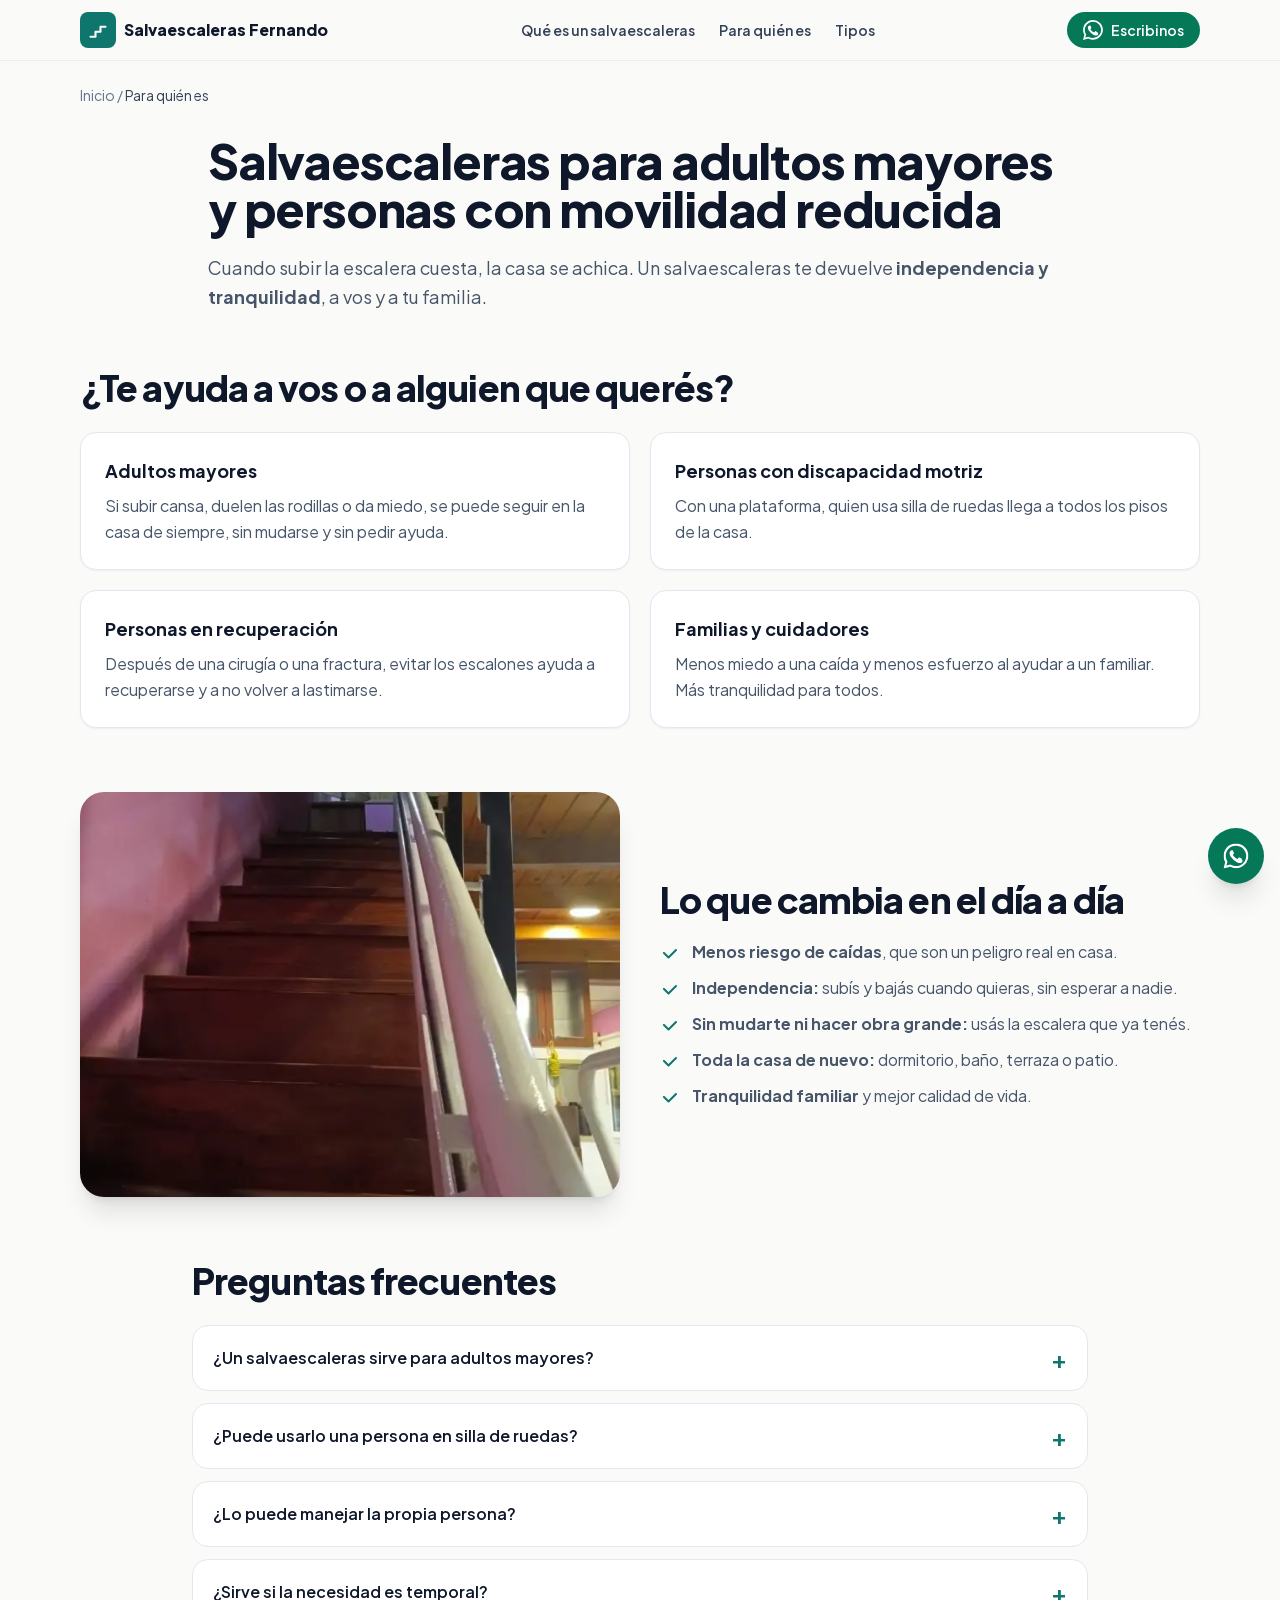
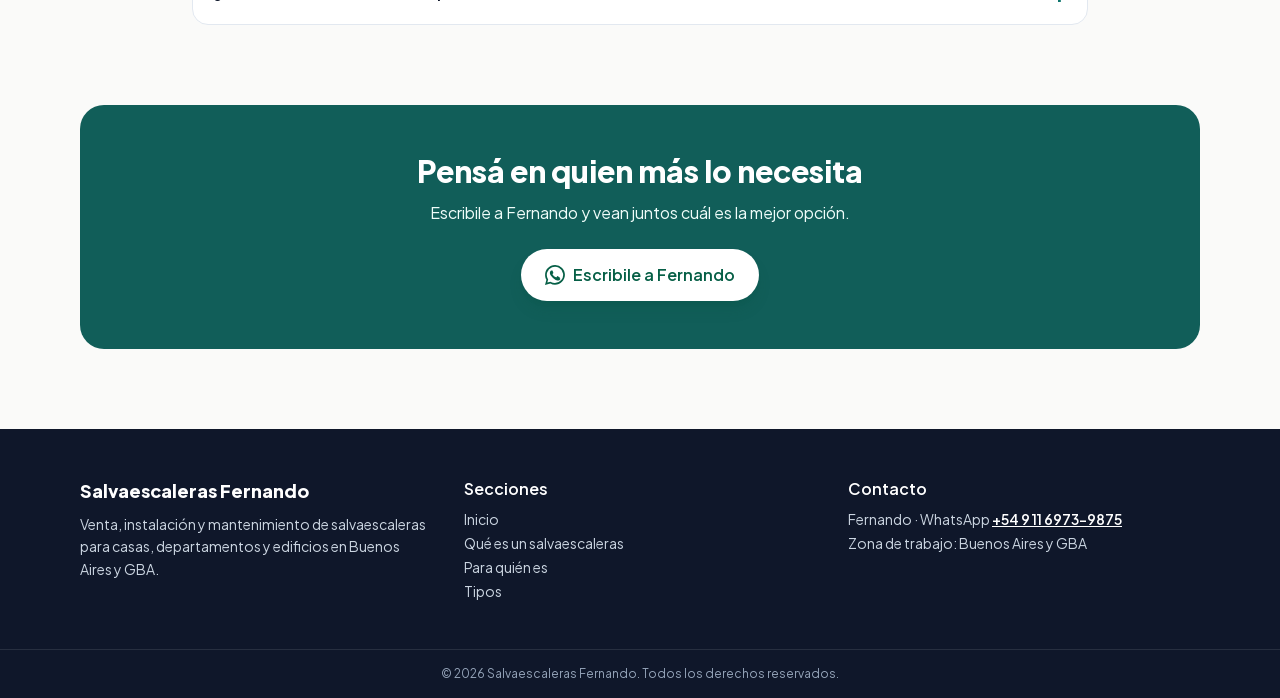
<file: salvaescaleras-adultos-mayores-movilidad-reducida.html>
<!doctype html>
<html lang="es-AR">
<head>
<meta charset="utf-8">
<meta name="viewport" content="width=device-width, initial-scale=1">
<title>Salvaescaleras para adultos mayores y movilidad reducida | Salvaescaleras Fernando</title>
<meta name="description" content="Salvaescaleras para adultos mayores, personas con movilidad reducida, en recuperación y sus familias: cómo ayuda y qué cambia en el día a día.">
<link rel="canonical" href="https://salvaescalera.com.ar/salvaescaleras-adultos-mayores-movilidad-reducida.html">
<meta name="theme-color" content="#0f766e">
<meta property="og:type" content="website">
<meta property="og:locale" content="es_AR">
<meta property="og:title" content="Salvaescaleras para adultos mayores y movilidad reducida | Salvaescaleras Fernando">
<meta property="og:description" content="Salvaescaleras para adultos mayores, personas con movilidad reducida, en recuperación y sus familias: cómo ayuda y qué cambia en el día a día.">
<meta property="og:url" content="https://salvaescalera.com.ar/salvaescaleras-adultos-mayores-movilidad-reducida.html">
<meta property="og:image" content="https://salvaescalera.com.ar/assets/salvaescaleras-curvo-plataforma.jpg">
<link rel="icon" href="data:image/svg+xml,%3Csvg xmlns='http://www.w3.org/2000/svg' viewBox='0 0 32 32'%3E%3Crect width='32' height='32' rx='8' fill='%230f766e'/%3E%3Cpath d='M6 24h6v-6h6v-6h8' stroke='white' stroke-width='3' fill='none' stroke-linecap='round' stroke-linejoin='round'/%3E%3C/svg%3E">
<link rel="preload" href="assets/jakarta.woff2" as="font" type="font/woff2" crossorigin>
<link rel="stylesheet" href="assets/styles.css">
<script type="application/ld+json">{"@context": "https://schema.org", "@type": "LocalBusiness", "name": "Salvaescaleras Fernando", "telephone": "+54 9 11 6973-9875", "url": "https://salvaescalera.com.ar/", "image": "https://salvaescalera.com.ar/assets/salvaescaleras-curvo-plataforma.jpg", "areaServed": "Buenos Aires y GBA", "description": "Salvaescaleras para adultos mayores, personas con movilidad reducida, en recuperación y sus familias: cómo ayuda y qué cambia en el día a día.", "makesOffer": {"@type": "Offer", "itemOffered": {"@type": "Service", "name": "Venta e instalación de salvaescaleras"}}}</script><script type="application/ld+json">{"@context": "https://schema.org", "@type": "FAQPage", "mainEntity": [{"@type": "Question", "name": "¿Un salvaescaleras sirve para adultos mayores?", "acceptedAnswer": {"@type": "Answer", "text": "Sí, es una de las soluciones más elegidas: evita caídas, reduce el esfuerzo y permite seguir usando todos los ambientes de la casa."}}, {"@type": "Question", "name": "¿Puede usarlo una persona en silla de ruedas?", "acceptedAnswer": {"@type": "Answer", "text": "Sí, con una plataforma salvaescaleras la persona sube con su silla de ruedas, de forma segura."}}, {"@type": "Question", "name": "¿Lo puede manejar la propia persona?", "acceptedAnswer": {"@type": "Answer", "text": "Sí. El manejo es simple, con botones o palanca. También puede operarlo un acompañante o cuidador."}}, {"@type": "Question", "name": "¿Sirve si la necesidad es temporal?", "acceptedAnswer": {"@type": "Answer", "text": "Puede ser una buena opción para recuperaciones largas. Escribinos y evaluamos cuál es la alternativa más conveniente en tu caso."}}]}</script>
</head>
<body class="bg-stone-50 font-sans text-slate-800 antialiased">
<a href="#main" class="sr-only focus:not-sr-only focus:absolute focus:z-50 focus:bg-white focus:p-3">Saltar al contenido</a>
<header class="sticky top-0 z-40 border-b border-slate-200/70 bg-stone-50/90 backdrop-blur">
  <div class="mx-auto flex max-w-6xl items-center justify-between gap-4 px-4 py-3">
    <a href="index.html" class="flex items-center gap-2 font-extrabold text-slate-900">
      <span class="grid h-9 w-9 place-items-center rounded-lg bg-teal-700 text-white" aria-hidden="true">
        <svg class="h-5 w-5" viewBox="0 0 24 24" fill="none" stroke="currentColor" stroke-width="2.5" stroke-linecap="round" stroke-linejoin="round"><path d="M3 20h6v-6h6V8h6"/></svg></span>
      Salvaescaleras Fernando</a>
    <nav class="hidden items-center gap-6 text-sm font-semibold text-slate-700 md:flex" aria-label="Principal"><a href="que-es-un-salvaescaleras.html" class="hover:text-teal-700">Qué es un salvaescaleras</a><a href="salvaescaleras-adultos-mayores-movilidad-reducida.html" class="hover:text-teal-700">Para quién es</a><a href="salvaescaleras-curvo-recto-exterior.html" class="hover:text-teal-700">Tipos</a></nav>
    <a href="https://wa.me/5491169739875?text=Hola%20Fernando%2C%20quiero%20consultar%20por%20un%20salvaescaleras." target="_blank" rel="noopener" class="inline-flex items-center gap-2 rounded-full bg-emerald-700 px-4 py-2 text-sm font-semibold text-white hover:bg-emerald-800"><svg class="h-5 w-5" viewBox="0 0 24 24" fill="currentColor" aria-hidden="true"><path d="M20.5 3.5A11.8 11.8 0 0 0 12 0C5.4 0 .1 5.3.1 11.9c0 2.1.5 4.1 1.6 5.9L0 24l6.4-1.7a11.9 11.9 0 0 0 5.6 1.4c6.6 0 11.9-5.3 11.9-11.9 0-3.2-1.2-6.2-3.4-8.3ZM12 21.7a9.8 9.8 0 0 1-5-1.4l-.4-.2-3.800 1 1-3.700-.2-.4a9.800 9.800 0 1 1 8.400 4.700Zm5.400-7.300c-.3-.1-1.700-.9-2-1s-.5-.1-.7.100-.8 1-1 1.200-.4.200-.6.100a8 8 0 0 1-4-3.500c-.3-.5.300-.5.900-1.600.1-.2 0-.4 0-.5l-.9-2.200c-.2-.6-.5-.5-.7-.5h-.6a1.200 1.200 0 0 0-.9.400 3.700 3.700 0 0 0-1.100 2.700 6.400 6.400 0 0 0 1.400 3.400 14.700 14.700 0 0 0 5.600 4.900c2.100.9 2.900.9 3.400.8a2.900 2.900 0 0 0 1.900-1.300 2.400 2.400 0 0 0 .2-1.300c-.1-.1-.3-.2-.6-.3Z"/></svg><span class="hidden sm:inline">Escribinos</span><span class="sm:hidden">WhatsApp</span></a>
  </div>
  <nav class="flex gap-5 overflow-x-auto border-t border-slate-200/70 px-4 py-2 text-sm font-semibold text-slate-700 md:hidden" aria-label="Principal móvil"><a href="que-es-un-salvaescaleras.html" class="hover:text-teal-700">Qué es un salvaescaleras</a><a href="salvaescaleras-adultos-mayores-movilidad-reducida.html" class="hover:text-teal-700">Para quién es</a><a href="salvaescaleras-curvo-recto-exterior.html" class="hover:text-teal-700">Tipos</a></nav>
</header>
<main id="main">
<nav class="mx-auto max-w-6xl px-4 pt-6 text-sm text-slate-500" aria-label="Migas"><a class="hover:text-teal-700" href="index.html">Inicio</a> / <span class="text-slate-700">Para quién es</span></nav>
<section class="mx-auto max-w-4xl px-4 pt-8">
  <h1 class="text-4xl font-extrabold leading-tight tracking-tight text-slate-900 md:text-5xl">Salvaescaleras para adultos mayores y personas con movilidad reducida</h1>
  <p class="mt-5 text-lg leading-relaxed text-slate-600">Cuando subir la escalera cuesta, la casa se achica. Un salvaescaleras te devuelve <strong>independencia y tranquilidad</strong>, a vos y a tu familia.</p>
</section>
<article class="mx-auto mt-14 max-w-6xl space-y-16 px-4">
  <section><h2 class="text-3xl font-extrabold tracking-tight text-slate-900 md:text-4xl">¿Te ayuda a vos o a alguien que querés?</h2>
    <div class="mt-6 grid gap-5 md:grid-cols-2">
      <div class="rounded-2xl border border-slate-200 bg-white p-6 shadow-sm"><h3 class="text-lg font-bold text-slate-900">Adultos mayores</h3><p class="mt-2 leading-relaxed text-slate-600">Si subir cansa, duelen las rodillas o da miedo, se puede seguir en la casa de siempre, sin mudarse y sin pedir ayuda.</p></div>
      <div class="rounded-2xl border border-slate-200 bg-white p-6 shadow-sm"><h3 class="text-lg font-bold text-slate-900">Personas con discapacidad motriz</h3><p class="mt-2 leading-relaxed text-slate-600">Con una plataforma, quien usa silla de ruedas llega a todos los pisos de la casa.</p></div>
      <div class="rounded-2xl border border-slate-200 bg-white p-6 shadow-sm"><h3 class="text-lg font-bold text-slate-900">Personas en recuperación</h3><p class="mt-2 leading-relaxed text-slate-600">Después de una cirugía o una fractura, evitar los escalones ayuda a recuperarse y a no volver a lastimarse.</p></div>
      <div class="rounded-2xl border border-slate-200 bg-white p-6 shadow-sm"><h3 class="text-lg font-bold text-slate-900">Familias y cuidadores</h3><p class="mt-2 leading-relaxed text-slate-600">Menos miedo a una caída y menos esfuerzo al ayudar a un familiar. Más tranquilidad para todos.</p></div>
    </div></section>
  <section class="grid items-center gap-10 md:grid-cols-2">
    <img src="assets/riel-900.webp" srcset="assets/riel-640.webp 640w, assets/riel-900.webp 900w" sizes="(min-width:768px) 560px, 100vw" width="900" height="1200" alt="Escalera de madera con riel de salvaescaleras y baranda" class="aspect-[4/3] w-full rounded-3xl object-cover shadow-xl" loading="lazy">
    <div><h2 class="text-3xl font-extrabold tracking-tight text-slate-900 md:text-4xl">Lo que cambia en el día a día</h2>
      <ul class="mt-5 space-y-3 text-slate-600"><li class="flex gap-3"><svg class="mt-1 h-5 w-5 shrink-0 text-teal-700" viewBox="0 0 20 20" fill="currentColor" aria-hidden="true"><path fill-rule="evenodd" d="M16.7 5.3a1 1 0 0 1 0 1.4l-7.500 7.500a1 1 0 0 1-1.400 0L3.300 9.700a1 1 0 1 1 1.400-1.400l3.800 3.800 6.800-6.800a1 1 0 0 1 1.400 0Z" clip-rule="evenodd"/></svg><span><strong>Menos riesgo de caídas</strong>, que son un peligro real en casa.</span></li><li class="flex gap-3"><svg class="mt-1 h-5 w-5 shrink-0 text-teal-700" viewBox="0 0 20 20" fill="currentColor" aria-hidden="true"><path fill-rule="evenodd" d="M16.7 5.3a1 1 0 0 1 0 1.4l-7.500 7.500a1 1 0 0 1-1.400 0L3.300 9.700a1 1 0 1 1 1.400-1.400l3.800 3.800 6.800-6.800a1 1 0 0 1 1.400 0Z" clip-rule="evenodd"/></svg><span><strong>Independencia:</strong> subís y bajás cuando quieras, sin esperar a nadie.</span></li><li class="flex gap-3"><svg class="mt-1 h-5 w-5 shrink-0 text-teal-700" viewBox="0 0 20 20" fill="currentColor" aria-hidden="true"><path fill-rule="evenodd" d="M16.7 5.3a1 1 0 0 1 0 1.4l-7.500 7.500a1 1 0 0 1-1.400 0L3.300 9.700a1 1 0 1 1 1.400-1.400l3.800 3.800 6.800-6.800a1 1 0 0 1 1.400 0Z" clip-rule="evenodd"/></svg><span><strong>Sin mudarte ni hacer obra grande:</strong> usás la escalera que ya tenés.</span></li><li class="flex gap-3"><svg class="mt-1 h-5 w-5 shrink-0 text-teal-700" viewBox="0 0 20 20" fill="currentColor" aria-hidden="true"><path fill-rule="evenodd" d="M16.7 5.3a1 1 0 0 1 0 1.4l-7.500 7.500a1 1 0 0 1-1.400 0L3.300 9.700a1 1 0 1 1 1.400-1.400l3.800 3.800 6.800-6.800a1 1 0 0 1 1.400 0Z" clip-rule="evenodd"/></svg><span><strong>Toda la casa de nuevo:</strong> dormitorio, baño, terraza o patio.</span></li><li class="flex gap-3"><svg class="mt-1 h-5 w-5 shrink-0 text-teal-700" viewBox="0 0 20 20" fill="currentColor" aria-hidden="true"><path fill-rule="evenodd" d="M16.7 5.3a1 1 0 0 1 0 1.4l-7.500 7.500a1 1 0 0 1-1.400 0L3.300 9.700a1 1 0 1 1 1.400-1.400l3.800 3.800 6.800-6.800a1 1 0 0 1 1.400 0Z" clip-rule="evenodd"/></svg><span><strong>Tranquilidad familiar</strong> y mejor calidad de vida.</span></li></ul></div></section>
  <section class="mx-auto max-w-4xl"><h2 class="text-3xl font-extrabold tracking-tight text-slate-900 md:text-4xl">Preguntas frecuentes</h2><div class="mt-6 space-y-3"><details class="group rounded-2xl border border-slate-200 bg-white p-5 open:shadow-md"><summary class="flex cursor-pointer list-none items-center justify-between gap-4 font-semibold text-slate-900">¿Un salvaescaleras sirve para adultos mayores?<span class="text-teal-700 transition group-open:rotate-45 text-2xl leading-none" aria-hidden="true">+</span></summary><p class="mt-3 leading-relaxed text-slate-600">Sí, es una de las soluciones más elegidas: evita caídas, reduce el esfuerzo y permite seguir usando todos los ambientes de la casa.</p></details><details class="group rounded-2xl border border-slate-200 bg-white p-5 open:shadow-md"><summary class="flex cursor-pointer list-none items-center justify-between gap-4 font-semibold text-slate-900">¿Puede usarlo una persona en silla de ruedas?<span class="text-teal-700 transition group-open:rotate-45 text-2xl leading-none" aria-hidden="true">+</span></summary><p class="mt-3 leading-relaxed text-slate-600">Sí, con una plataforma salvaescaleras la persona sube con su silla de ruedas, de forma segura.</p></details><details class="group rounded-2xl border border-slate-200 bg-white p-5 open:shadow-md"><summary class="flex cursor-pointer list-none items-center justify-between gap-4 font-semibold text-slate-900">¿Lo puede manejar la propia persona?<span class="text-teal-700 transition group-open:rotate-45 text-2xl leading-none" aria-hidden="true">+</span></summary><p class="mt-3 leading-relaxed text-slate-600">Sí. El manejo es simple, con botones o palanca. También puede operarlo un acompañante o cuidador.</p></details><details class="group rounded-2xl border border-slate-200 bg-white p-5 open:shadow-md"><summary class="flex cursor-pointer list-none items-center justify-between gap-4 font-semibold text-slate-900">¿Sirve si la necesidad es temporal?<span class="text-teal-700 transition group-open:rotate-45 text-2xl leading-none" aria-hidden="true">+</span></summary><p class="mt-3 leading-relaxed text-slate-600">Puede ser una buena opción para recuperaciones largas. Escribinos y evaluamos cuál es la alternativa más conveniente en tu caso.</p></details></div></section>
</article>
<section class="mx-auto mt-20 max-w-6xl px-4"><div class="rounded-3xl bg-teal-800 px-6 py-12 text-center text-white md:px-12">
<h2 class="text-3xl font-extrabold">Pensá en quien más lo necesita</h2><p class="mx-auto mt-3 max-w-2xl text-teal-50">Escribile a Fernando y vean juntos cuál es la mejor opción.</p>
<div class="mt-6"><a href="https://wa.me/5491169739875?text=Hola%20Fernando%2C%20quiero%20consultar%20por%20un%20salvaescaleras%20para%20un%20familiar." target="_blank" rel="noopener" class="inline-flex items-center justify-center gap-2 rounded-full bg-emerald-700 px-6 py-3.5 font-semibold text-white shadow-lg shadow-emerald-900/20 transition hover:bg-emerald-800 focus:outline-none focus-visible:ring-4 focus-visible:ring-emerald-300 !bg-white !text-emerald-800 hover:!bg-emerald-50"><svg class="h-5 w-5" viewBox="0 0 24 24" fill="currentColor" aria-hidden="true"><path d="M20.5 3.5A11.8 11.8 0 0 0 12 0C5.4 0 .1 5.3.1 11.9c0 2.1.5 4.1 1.6 5.9L0 24l6.4-1.7a11.9 11.9 0 0 0 5.6 1.4c6.6 0 11.9-5.3 11.9-11.9 0-3.2-1.2-6.2-3.4-8.3ZM12 21.7a9.8 9.8 0 0 1-5-1.4l-.4-.2-3.800 1 1-3.700-.2-.4a9.800 9.800 0 1 1 8.400 4.700Zm5.400-7.300c-.3-.1-1.700-.9-2-1s-.5-.1-.7.100-.8 1-1 1.200-.4.200-.6.100a8 8 0 0 1-4-3.500c-.3-.5.300-.5.900-1.600.1-.2 0-.4 0-.5l-.9-2.200c-.2-.6-.5-.5-.7-.5h-.6a1.200 1.200 0 0 0-.9.400 3.700 3.700 0 0 0-1.100 2.700 6.400 6.400 0 0 0 1.400 3.400 14.700 14.700 0 0 0 5.600 4.900c2.100.9 2.900.9 3.400.8a2.900 2.900 0 0 0 1.900-1.300 2.400 2.400 0 0 0 .2-1.300c-.1-.1-.3-.2-.6-.3Z"/></svg> Escribile a Fernando</a></div></div></section>

</main>
<footer class="mt-20 bg-slate-900 text-slate-300">
  <div class="mx-auto grid max-w-6xl gap-8 px-4 py-12 md:grid-cols-3">
    <div><p class="text-lg font-extrabold text-white">Salvaescaleras Fernando</p>
      <p class="mt-2 text-sm leading-relaxed">Venta, instalación y mantenimiento de salvaescaleras para casas, departamentos y edificios en Buenos Aires y GBA.</p></div>
    <div><p class="font-semibold text-white">Secciones</p>
      <ul class="mt-2 space-y-1 text-sm"><li><a class="hover:text-white" href="index.html">Inicio</a></li><li><a class="hover:text-white" href="que-es-un-salvaescaleras.html">Qué es un salvaescaleras</a></li><li><a class="hover:text-white" href="salvaescaleras-adultos-mayores-movilidad-reducida.html">Para quién es</a></li><li><a class="hover:text-white" href="salvaescaleras-curvo-recto-exterior.html">Tipos</a></li></ul></div>
    <div><p class="font-semibold text-white">Contacto</p>
      <p class="mt-2 text-sm">Fernando · WhatsApp <a class="font-semibold text-white underline" href="https://wa.me/5491169739875?text=Hola%20Fernando%2C%20quiero%20consultar%20por%20un%20salvaescaleras." target="_blank" rel="noopener">+54 9 11 6973-9875</a></p>
      <p class="mt-1 text-sm">Zona de trabajo: Buenos Aires y GBA</p></div>
  </div>
  <p class="border-t border-white/10 py-4 text-center text-xs text-slate-400">© 2026 Salvaescaleras Fernando. Todos los derechos reservados.</p>
</footer>
<a href="https://wa.me/5491169739875?text=Hola%20Fernando%2C%20quiero%20consultar%20por%20un%20salvaescaleras." target="_blank" rel="noopener" aria-label="Escribir por WhatsApp" class="fixed bottom-4 right-4 z-50 grid h-14 w-14 place-items-center rounded-full bg-emerald-700 text-white shadow-xl hover:bg-emerald-800 focus:outline-none focus-visible:ring-4 focus-visible:ring-emerald-300"><span class="scale-125"><svg class="h-5 w-5" viewBox="0 0 24 24" fill="currentColor" aria-hidden="true"><path d="M20.5 3.5A11.8 11.8 0 0 0 12 0C5.4 0 .1 5.3.1 11.9c0 2.1.5 4.1 1.6 5.9L0 24l6.4-1.7a11.9 11.9 0 0 0 5.6 1.4c6.6 0 11.9-5.3 11.9-11.9 0-3.2-1.2-6.2-3.4-8.3ZM12 21.7a9.8 9.8 0 0 1-5-1.4l-.4-.2-3.800 1 1-3.700-.2-.4a9.800 9.800 0 1 1 8.400 4.700Zm5.400-7.300c-.3-.1-1.700-.9-2-1s-.5-.1-.7.100-.8 1-1 1.200-.4.200-.6.100a8 8 0 0 1-4-3.500c-.3-.5.300-.5.900-1.600.1-.2 0-.4 0-.5l-.9-2.200c-.2-.6-.5-.5-.7-.5h-.6a1.200 1.200 0 0 0-.9.400 3.700 3.700 0 0 0-1.100 2.700 6.400 6.400 0 0 0 1.400 3.400 14.700 14.700 0 0 0 5.600 4.900c2.100.9 2.900.9 3.400.8a2.900 2.900 0 0 0 1.900-1.300 2.400 2.400 0 0 0 .2-1.300c-.1-.1-.3-.2-.6-.3Z"/></svg></span></a>
</body>
</html>
</file>
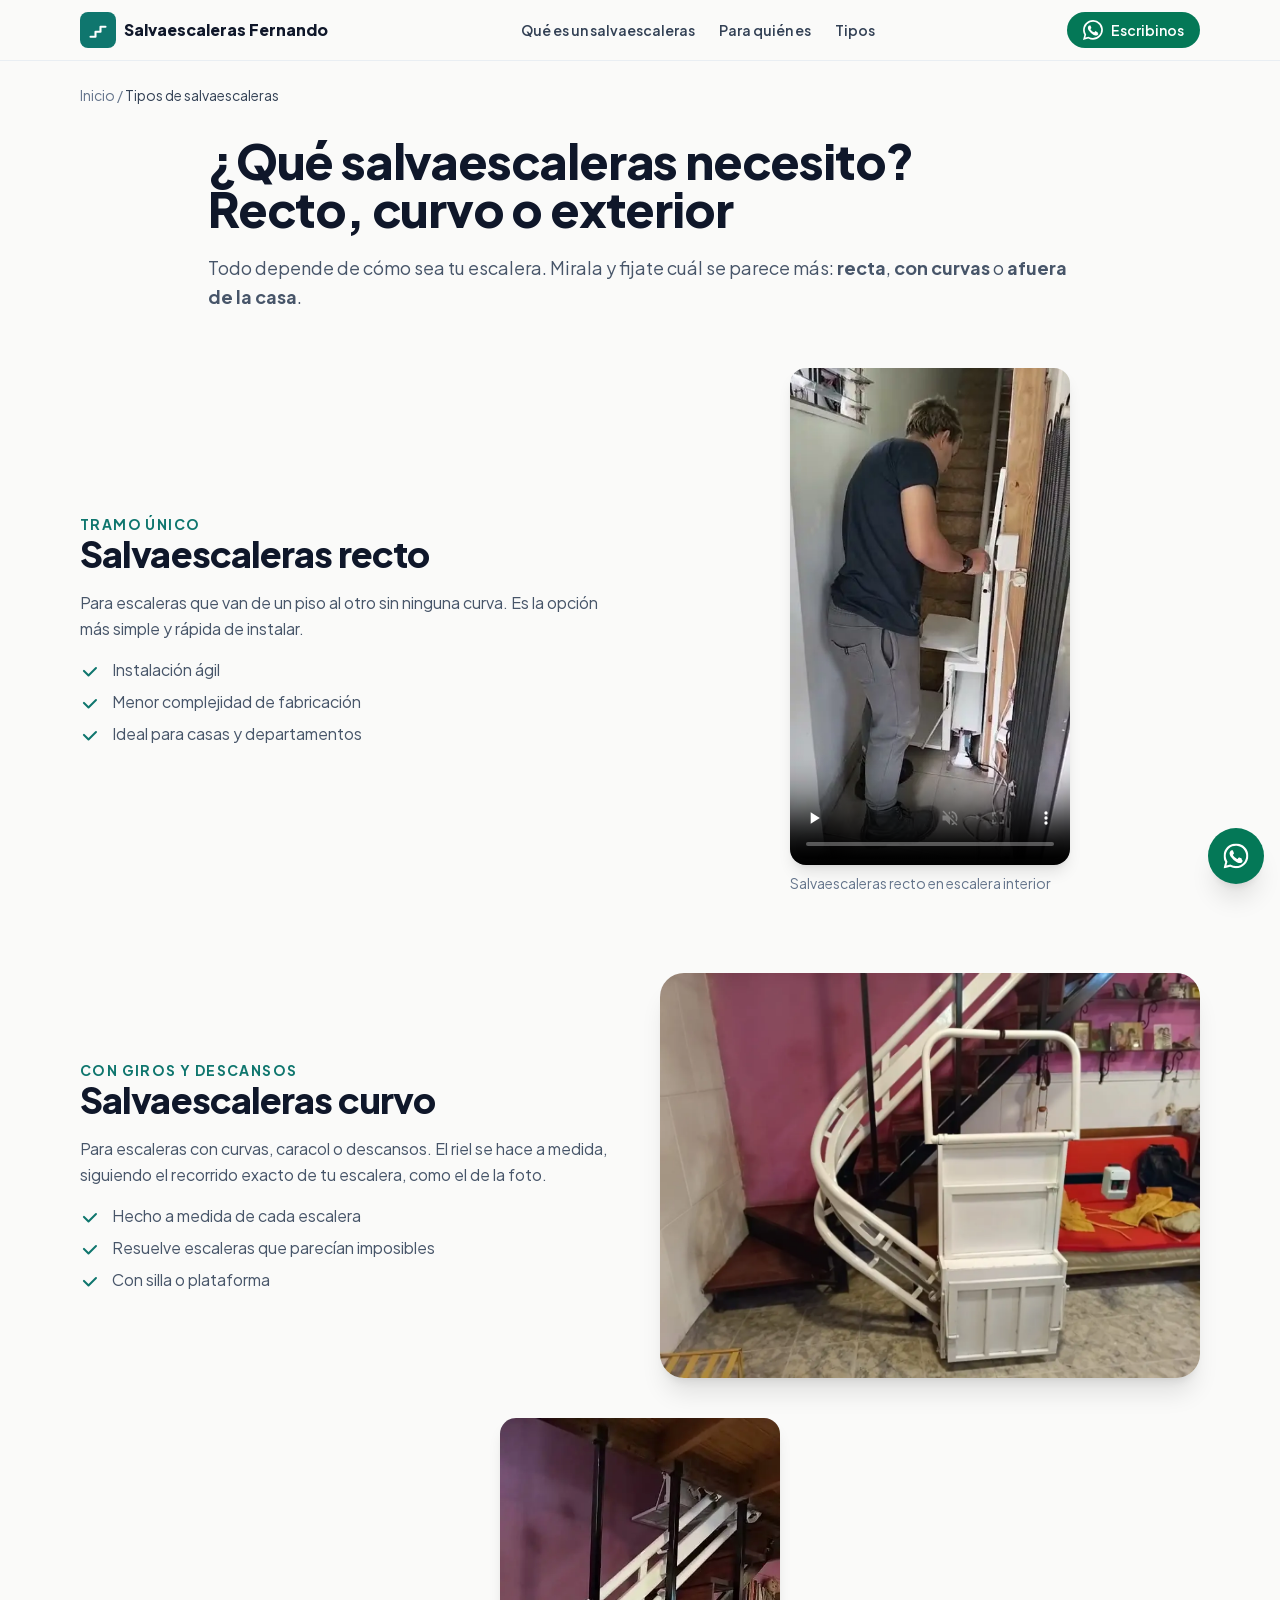
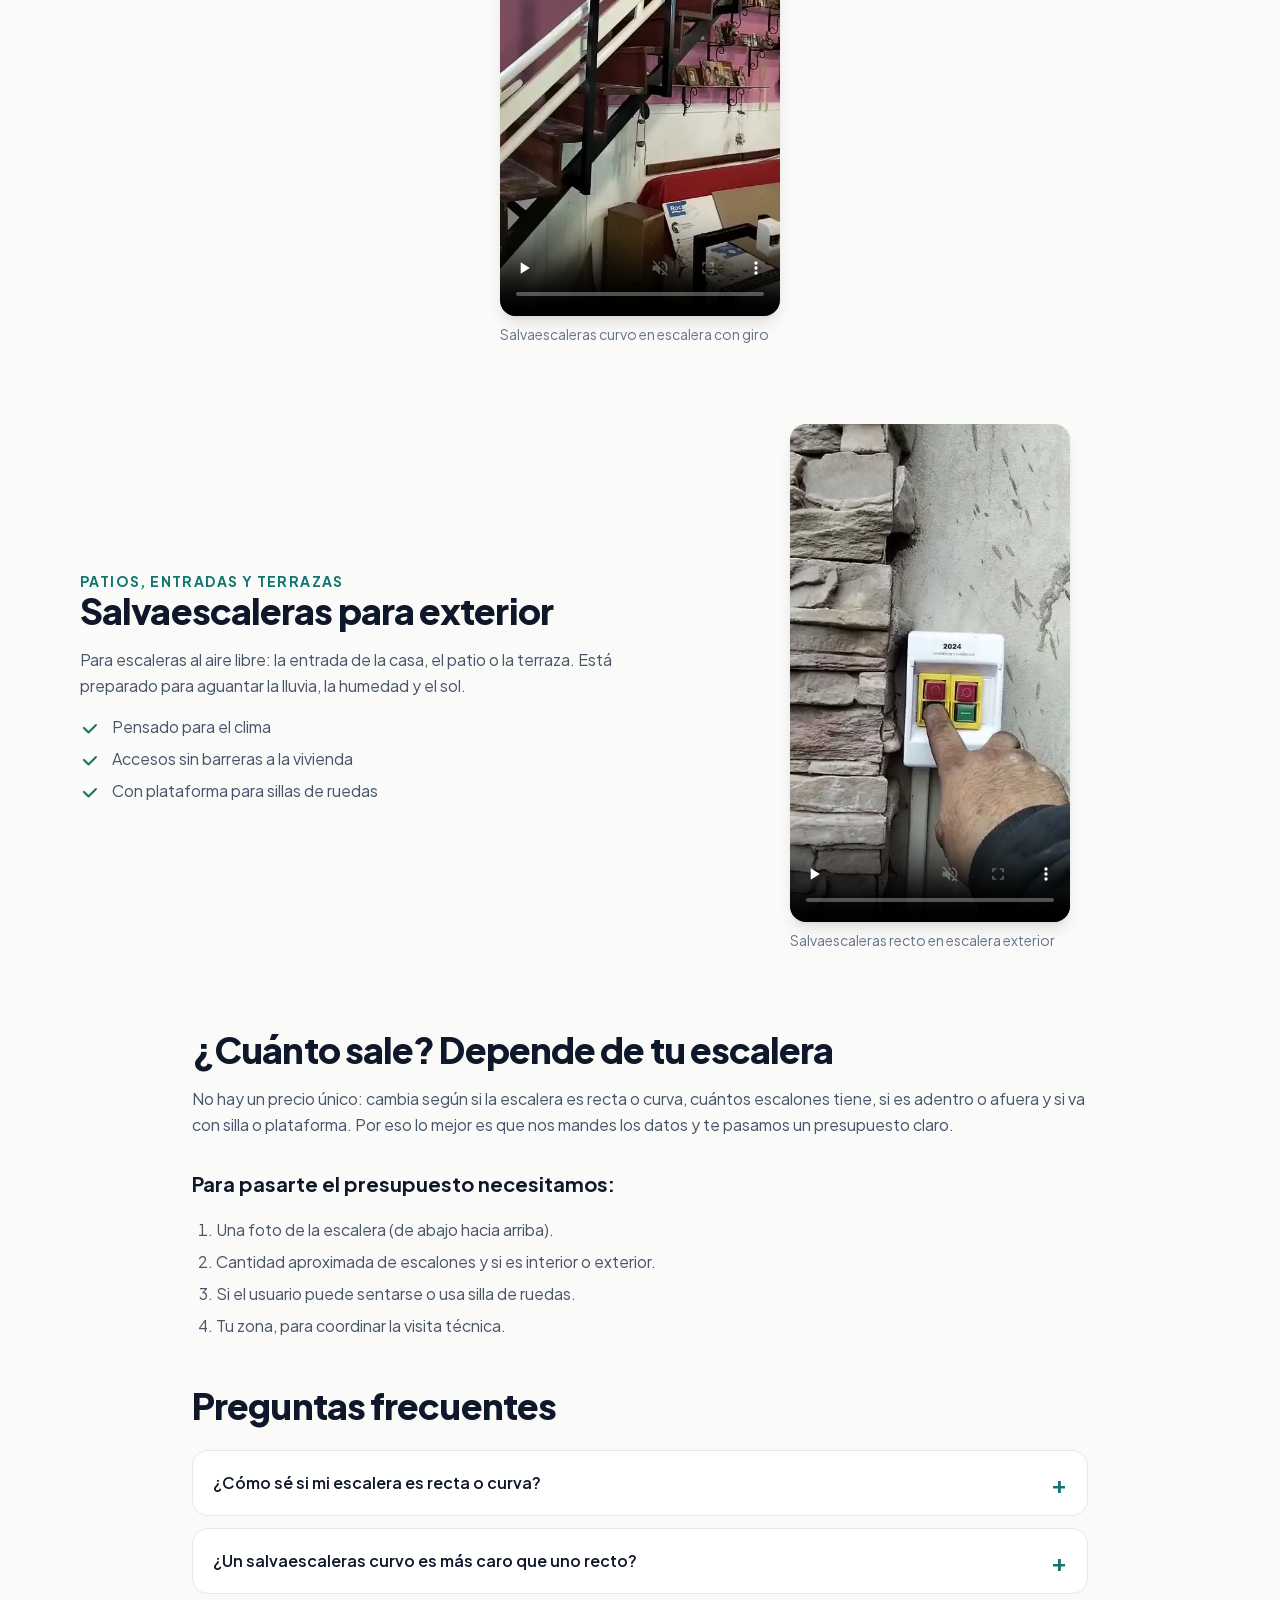
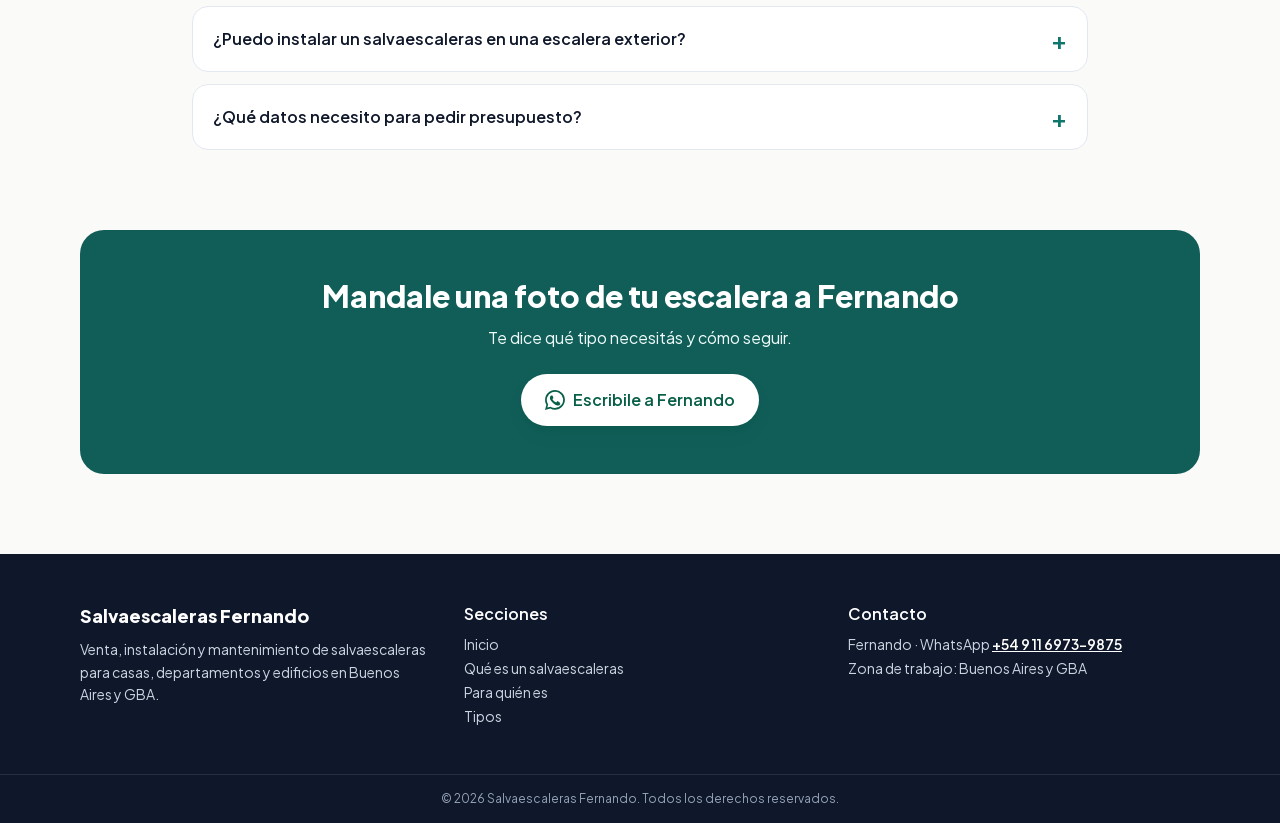
<file: salvaescaleras-curvo-recto-exterior.html>
<!doctype html>
<html lang="es-AR">
<head>
<meta charset="utf-8">
<meta name="viewport" content="width=device-width, initial-scale=1">
<title>¿Qué salvaescaleras necesito? Recto, curvo o exterior | Salvaescaleras Fernando</title>
<meta name="description" content="Salvaescaleras recto, curvo o para exterior: cuál te conviene según tu escalera, de qué depende el precio y qué datos necesitás para pedir presupuesto.">
<link rel="canonical" href="https://salvaescalera.com.ar/salvaescaleras-curvo-recto-exterior.html">
<meta name="theme-color" content="#0f766e">
<meta property="og:type" content="website">
<meta property="og:locale" content="es_AR">
<meta property="og:title" content="¿Qué salvaescaleras necesito? Recto, curvo o exterior | Salvaescaleras Fernando">
<meta property="og:description" content="Salvaescaleras recto, curvo o para exterior: cuál te conviene según tu escalera, de qué depende el precio y qué datos necesitás para pedir presupuesto.">
<meta property="og:url" content="https://salvaescalera.com.ar/salvaescaleras-curvo-recto-exterior.html">
<meta property="og:image" content="https://salvaescalera.com.ar/assets/salvaescaleras-curvo-plataforma.jpg">
<link rel="icon" href="data:image/svg+xml,%3Csvg xmlns='http://www.w3.org/2000/svg' viewBox='0 0 32 32'%3E%3Crect width='32' height='32' rx='8' fill='%230f766e'/%3E%3Cpath d='M6 24h6v-6h6v-6h8' stroke='white' stroke-width='3' fill='none' stroke-linecap='round' stroke-linejoin='round'/%3E%3C/svg%3E">
<link rel="preload" href="assets/jakarta.woff2" as="font" type="font/woff2" crossorigin>
<link rel="stylesheet" href="assets/styles.css">
<script type="application/ld+json">{"@context": "https://schema.org", "@type": "LocalBusiness", "name": "Salvaescaleras Fernando", "telephone": "+54 9 11 6973-9875", "url": "https://salvaescalera.com.ar/", "image": "https://salvaescalera.com.ar/assets/salvaescaleras-curvo-plataforma.jpg", "areaServed": "Buenos Aires y GBA", "description": "Salvaescaleras recto, curvo o para exterior: cuál te conviene según tu escalera, de qué depende el precio y qué datos necesitás para pedir presupuesto.", "makesOffer": {"@type": "Offer", "itemOffered": {"@type": "Service", "name": "Venta e instalación de salvaescaleras"}}}</script><script type="application/ld+json">{"@context": "https://schema.org", "@type": "FAQPage", "mainEntity": [{"@type": "Question", "name": "¿Cómo sé si mi escalera es recta o curva?", "acceptedAnswer": {"@type": "Answer", "text": "Si va de un nivel al otro en línea, sin giros, es recta. Si tiene curvas, tramos con giro, caracol o descansos intermedios, es curva. Mandanos una foto y te lo confirmamos."}}, {"@type": "Question", "name": "¿Un salvaescaleras curvo es más caro que uno recto?", "acceptedAnswer": {"@type": "Answer", "text": "Generalmente sí, porque el riel se fabrica a medida de cada curva. Por eso cotizamos cada caso en particular."}}, {"@type": "Question", "name": "¿Puedo instalar un salvaescaleras en una escalera exterior?", "acceptedAnswer": {"@type": "Answer", "text": "Sí. Hay equipos preparados para exterior, con tratamientos y protecciones frente a lluvia, sol y humedad."}}, {"@type": "Question", "name": "¿Qué datos necesito para pedir presupuesto?", "acceptedAnswer": {"@type": "Answer", "text": "Una foto de la escalera, la cantidad aproximada de escalones, si es interior o exterior y si el usuario puede sentarse o usa silla de ruedas."}}]}</script>
</head>
<body class="bg-stone-50 font-sans text-slate-800 antialiased">
<a href="#main" class="sr-only focus:not-sr-only focus:absolute focus:z-50 focus:bg-white focus:p-3">Saltar al contenido</a>
<header class="sticky top-0 z-40 border-b border-slate-200/70 bg-stone-50/90 backdrop-blur">
  <div class="mx-auto flex max-w-6xl items-center justify-between gap-4 px-4 py-3">
    <a href="index.html" class="flex items-center gap-2 font-extrabold text-slate-900">
      <span class="grid h-9 w-9 place-items-center rounded-lg bg-teal-700 text-white" aria-hidden="true">
        <svg class="h-5 w-5" viewBox="0 0 24 24" fill="none" stroke="currentColor" stroke-width="2.5" stroke-linecap="round" stroke-linejoin="round"><path d="M3 20h6v-6h6V8h6"/></svg></span>
      Salvaescaleras Fernando</a>
    <nav class="hidden items-center gap-6 text-sm font-semibold text-slate-700 md:flex" aria-label="Principal"><a href="que-es-un-salvaescaleras.html" class="hover:text-teal-700">Qué es un salvaescaleras</a><a href="salvaescaleras-adultos-mayores-movilidad-reducida.html" class="hover:text-teal-700">Para quién es</a><a href="salvaescaleras-curvo-recto-exterior.html" class="hover:text-teal-700">Tipos</a></nav>
    <a href="https://wa.me/5491169739875?text=Hola%20Fernando%2C%20quiero%20consultar%20por%20un%20salvaescaleras." target="_blank" rel="noopener" class="inline-flex items-center gap-2 rounded-full bg-emerald-700 px-4 py-2 text-sm font-semibold text-white hover:bg-emerald-800"><svg class="h-5 w-5" viewBox="0 0 24 24" fill="currentColor" aria-hidden="true"><path d="M20.5 3.5A11.8 11.8 0 0 0 12 0C5.4 0 .1 5.3.1 11.9c0 2.1.5 4.1 1.6 5.9L0 24l6.4-1.7a11.9 11.9 0 0 0 5.6 1.4c6.6 0 11.9-5.3 11.9-11.9 0-3.2-1.2-6.2-3.4-8.3ZM12 21.7a9.8 9.8 0 0 1-5-1.4l-.4-.2-3.800 1 1-3.700-.2-.4a9.800 9.800 0 1 1 8.400 4.700Zm5.400-7.300c-.3-.1-1.700-.9-2-1s-.5-.1-.7.100-.8 1-1 1.200-.4.200-.6.100a8 8 0 0 1-4-3.500c-.3-.5.300-.5.900-1.600.1-.2 0-.4 0-.5l-.9-2.200c-.2-.6-.5-.5-.7-.5h-.6a1.200 1.200 0 0 0-.9.400 3.700 3.700 0 0 0-1.100 2.700 6.400 6.400 0 0 0 1.400 3.400 14.700 14.700 0 0 0 5.600 4.900c2.100.9 2.900.9 3.400.8a2.900 2.900 0 0 0 1.900-1.300 2.400 2.400 0 0 0 .2-1.300c-.1-.1-.3-.2-.6-.3Z"/></svg><span class="hidden sm:inline">Escribinos</span><span class="sm:hidden">WhatsApp</span></a>
  </div>
  <nav class="flex gap-5 overflow-x-auto border-t border-slate-200/70 px-4 py-2 text-sm font-semibold text-slate-700 md:hidden" aria-label="Principal móvil"><a href="que-es-un-salvaescaleras.html" class="hover:text-teal-700">Qué es un salvaescaleras</a><a href="salvaescaleras-adultos-mayores-movilidad-reducida.html" class="hover:text-teal-700">Para quién es</a><a href="salvaescaleras-curvo-recto-exterior.html" class="hover:text-teal-700">Tipos</a></nav>
</header>
<main id="main">
<nav class="mx-auto max-w-6xl px-4 pt-6 text-sm text-slate-500" aria-label="Migas"><a class="hover:text-teal-700" href="index.html">Inicio</a> / <span class="text-slate-700">Tipos de salvaescaleras</span></nav>
<section class="mx-auto max-w-4xl px-4 pt-8">
  <h1 class="text-4xl font-extrabold leading-tight tracking-tight text-slate-900 md:text-5xl">¿Qué salvaescaleras necesito? Recto, curvo o exterior</h1>
  <p class="mt-5 text-lg leading-relaxed text-slate-600">Todo depende de cómo sea tu escalera. Mirala y fijate cuál se parece más: <strong>recta</strong>, <strong>con curvas</strong> o <strong>afuera de la casa</strong>.</p>
</section>
<article class="mx-auto mt-14 max-w-6xl space-y-20 px-4">
  <section class="grid items-center gap-10 md:grid-cols-2">
    <div><p class="text-sm font-bold uppercase tracking-widest text-teal-700">Tramo único</p><h2 class="text-3xl font-extrabold tracking-tight text-slate-900 md:text-4xl">Salvaescaleras recto</h2>
      <p class="mt-4 leading-relaxed text-slate-600">Para escaleras que van de un piso al otro sin ninguna curva. Es la opción más simple y rápida de instalar.</p>
      <ul class="mt-4 space-y-2 text-slate-600"><li class="flex gap-3"><svg class="mt-1 h-5 w-5 shrink-0 text-teal-700" viewBox="0 0 20 20" fill="currentColor" aria-hidden="true"><path fill-rule="evenodd" d="M16.7 5.3a1 1 0 0 1 0 1.4l-7.500 7.500a1 1 0 0 1-1.400 0L3.300 9.700a1 1 0 1 1 1.400-1.400l3.800 3.800 6.800-6.800a1 1 0 0 1 1.400 0Z" clip-rule="evenodd"/></svg><span>Instalación ágil</span></li><li class="flex gap-3"><svg class="mt-1 h-5 w-5 shrink-0 text-teal-700" viewBox="0 0 20 20" fill="currentColor" aria-hidden="true"><path fill-rule="evenodd" d="M16.7 5.3a1 1 0 0 1 0 1.4l-7.500 7.500a1 1 0 0 1-1.400 0L3.300 9.700a1 1 0 1 1 1.400-1.400l3.800 3.800 6.800-6.800a1 1 0 0 1 1.400 0Z" clip-rule="evenodd"/></svg><span>Menor complejidad de fabricación</span></li><li class="flex gap-3"><svg class="mt-1 h-5 w-5 shrink-0 text-teal-700" viewBox="0 0 20 20" fill="currentColor" aria-hidden="true"><path fill-rule="evenodd" d="M16.7 5.3a1 1 0 0 1 0 1.4l-7.500 7.500a1 1 0 0 1-1.400 0L3.300 9.700a1 1 0 1 1 1.400-1.400l3.800 3.800 6.800-6.800a1 1 0 0 1 1.400 0Z" clip-rule="evenodd"/></svg><span>Ideal para casas y departamentos</span></li></ul></div>
    <figure class="mx-auto w-full max-w-[280px]"><video class="aspect-[9/16] w-full rounded-2xl bg-slate-900 object-cover shadow-lg" controls muted playsinline preload="none" poster="assets/poster-interior.webp" aria-label="Salvaescaleras recto en escalera interior"><source src="assets/salvaescaleras-recto-interior.mp4" type="video/mp4"></video><figcaption class="mt-2 text-sm text-slate-500">Salvaescaleras recto en escalera interior</figcaption></figure>
  </section>
  <section class="grid items-center gap-10 md:grid-cols-2">
    <img src="assets/curvo-1200.webp" srcset="assets/curvo-640.webp 640w, assets/curvo-1200.webp 1200w" sizes="(min-width:1152px) 1152px, 100vw" width="1200" height="900" alt="Plataforma salvaescaleras sobre riel curvo siguiendo una escalera con giro" class="aspect-[4/3] w-full rounded-3xl object-cover shadow-xl md:order-1" loading="lazy">
    <div><p class="text-sm font-bold uppercase tracking-widest text-teal-700">Con giros y descansos</p><h2 class="text-3xl font-extrabold tracking-tight text-slate-900 md:text-4xl">Salvaescaleras curvo</h2>
      <p class="mt-4 leading-relaxed text-slate-600">Para escaleras con curvas, caracol o descansos. El riel se hace a medida, siguiendo el recorrido exacto de tu escalera, como el de la foto.</p>
      <ul class="mt-4 space-y-2 text-slate-600"><li class="flex gap-3"><svg class="mt-1 h-5 w-5 shrink-0 text-teal-700" viewBox="0 0 20 20" fill="currentColor" aria-hidden="true"><path fill-rule="evenodd" d="M16.7 5.3a1 1 0 0 1 0 1.4l-7.500 7.500a1 1 0 0 1-1.400 0L3.300 9.700a1 1 0 1 1 1.400-1.400l3.800 3.800 6.800-6.800a1 1 0 0 1 1.400 0Z" clip-rule="evenodd"/></svg><span>Hecho a medida de cada escalera</span></li><li class="flex gap-3"><svg class="mt-1 h-5 w-5 shrink-0 text-teal-700" viewBox="0 0 20 20" fill="currentColor" aria-hidden="true"><path fill-rule="evenodd" d="M16.7 5.3a1 1 0 0 1 0 1.4l-7.500 7.500a1 1 0 0 1-1.400 0L3.300 9.700a1 1 0 1 1 1.400-1.400l3.800 3.800 6.800-6.800a1 1 0 0 1 1.400 0Z" clip-rule="evenodd"/></svg><span>Resuelve escaleras que parecían imposibles</span></li><li class="flex gap-3"><svg class="mt-1 h-5 w-5 shrink-0 text-teal-700" viewBox="0 0 20 20" fill="currentColor" aria-hidden="true"><path fill-rule="evenodd" d="M16.7 5.3a1 1 0 0 1 0 1.4l-7.500 7.500a1 1 0 0 1-1.400 0L3.300 9.700a1 1 0 1 1 1.400-1.400l3.800 3.800 6.800-6.800a1 1 0 0 1 1.400 0Z" clip-rule="evenodd"/></svg><span>Con silla o plataforma</span></li></ul></div>
    <div class="md:order-3 md:col-span-2"><figure class="mx-auto w-full max-w-[280px]"><video class="aspect-[9/16] w-full rounded-2xl bg-slate-900 object-cover shadow-lg" controls muted playsinline preload="none" poster="assets/poster-curvo.webp" aria-label="Salvaescaleras curvo en escalera con giro"><source src="assets/salvaescaleras-curvo.mp4" type="video/mp4"></video><figcaption class="mt-2 text-sm text-slate-500">Salvaescaleras curvo en escalera con giro</figcaption></figure></div>
  </section>
  <section class="grid items-center gap-10 md:grid-cols-2">
    <div><p class="text-sm font-bold uppercase tracking-widest text-teal-700">Patios, entradas y terrazas</p><h2 class="text-3xl font-extrabold tracking-tight text-slate-900 md:text-4xl">Salvaescaleras para exterior</h2>
      <p class="mt-4 leading-relaxed text-slate-600">Para escaleras al aire libre: la entrada de la casa, el patio o la terraza. Está preparado para aguantar la lluvia, la humedad y el sol.</p>
      <ul class="mt-4 space-y-2 text-slate-600"><li class="flex gap-3"><svg class="mt-1 h-5 w-5 shrink-0 text-teal-700" viewBox="0 0 20 20" fill="currentColor" aria-hidden="true"><path fill-rule="evenodd" d="M16.7 5.3a1 1 0 0 1 0 1.4l-7.500 7.500a1 1 0 0 1-1.400 0L3.300 9.700a1 1 0 1 1 1.400-1.400l3.800 3.800 6.800-6.800a1 1 0 0 1 1.400 0Z" clip-rule="evenodd"/></svg><span>Pensado para el clima</span></li><li class="flex gap-3"><svg class="mt-1 h-5 w-5 shrink-0 text-teal-700" viewBox="0 0 20 20" fill="currentColor" aria-hidden="true"><path fill-rule="evenodd" d="M16.7 5.3a1 1 0 0 1 0 1.4l-7.500 7.500a1 1 0 0 1-1.400 0L3.300 9.700a1 1 0 1 1 1.400-1.400l3.800 3.800 6.800-6.800a1 1 0 0 1 1.400 0Z" clip-rule="evenodd"/></svg><span>Accesos sin barreras a la vivienda</span></li><li class="flex gap-3"><svg class="mt-1 h-5 w-5 shrink-0 text-teal-700" viewBox="0 0 20 20" fill="currentColor" aria-hidden="true"><path fill-rule="evenodd" d="M16.7 5.3a1 1 0 0 1 0 1.4l-7.500 7.500a1 1 0 0 1-1.400 0L3.300 9.700a1 1 0 1 1 1.400-1.400l3.800 3.800 6.800-6.800a1 1 0 0 1 1.400 0Z" clip-rule="evenodd"/></svg><span>Con plataforma para sillas de ruedas</span></li></ul></div>
    <figure class="mx-auto w-full max-w-[280px]"><video class="aspect-[9/16] w-full rounded-2xl bg-slate-900 object-cover shadow-lg" controls muted playsinline preload="none" poster="assets/poster-exterior.webp" aria-label="Salvaescaleras recto en escalera exterior"><source src="assets/salvaescaleras-recto-exterior.mp4" type="video/mp4"></video><figcaption class="mt-2 text-sm text-slate-500">Salvaescaleras recto en escalera exterior</figcaption></figure>
  </section>
  <section class="mx-auto max-w-4xl"><h2 class="text-3xl font-extrabold tracking-tight text-slate-900 md:text-4xl">¿Cuánto sale? Depende de tu escalera</h2>
    <p class="mt-4 leading-relaxed text-slate-600">No hay un precio único: cambia según si la escalera es recta o curva, cuántos escalones tiene, si es adentro o afuera y si va con silla o plataforma. Por eso lo mejor es que nos mandes los datos y te pasamos un presupuesto claro.</p>
    <h3 class="mt-8 text-xl font-bold text-slate-900">Para pasarte el presupuesto necesitamos:</h3>
    <ol class="mt-5 list-decimal space-y-2 pl-6 text-slate-600"><li>Una foto de la escalera (de abajo hacia arriba).</li><li>Cantidad aproximada de escalones y si es interior o exterior.</li><li>Si el usuario puede sentarse o usa silla de ruedas.</li><li>Tu zona, para coordinar la visita técnica.</li></ol>
    <h2 class="text-3xl font-extrabold tracking-tight text-slate-900 md:text-4xl" style="margin-top:3rem">Preguntas frecuentes</h2><div class="mt-6 space-y-3"><details class="group rounded-2xl border border-slate-200 bg-white p-5 open:shadow-md"><summary class="flex cursor-pointer list-none items-center justify-between gap-4 font-semibold text-slate-900">¿Cómo sé si mi escalera es recta o curva?<span class="text-teal-700 transition group-open:rotate-45 text-2xl leading-none" aria-hidden="true">+</span></summary><p class="mt-3 leading-relaxed text-slate-600">Si va de un nivel al otro en línea, sin giros, es recta. Si tiene curvas, tramos con giro, caracol o descansos intermedios, es curva. Mandanos una foto y te lo confirmamos.</p></details><details class="group rounded-2xl border border-slate-200 bg-white p-5 open:shadow-md"><summary class="flex cursor-pointer list-none items-center justify-between gap-4 font-semibold text-slate-900">¿Un salvaescaleras curvo es más caro que uno recto?<span class="text-teal-700 transition group-open:rotate-45 text-2xl leading-none" aria-hidden="true">+</span></summary><p class="mt-3 leading-relaxed text-slate-600">Generalmente sí, porque el riel se fabrica a medida de cada curva. Por eso cotizamos cada caso en particular.</p></details><details class="group rounded-2xl border border-slate-200 bg-white p-5 open:shadow-md"><summary class="flex cursor-pointer list-none items-center justify-between gap-4 font-semibold text-slate-900">¿Puedo instalar un salvaescaleras en una escalera exterior?<span class="text-teal-700 transition group-open:rotate-45 text-2xl leading-none" aria-hidden="true">+</span></summary><p class="mt-3 leading-relaxed text-slate-600">Sí. Hay equipos preparados para exterior, con tratamientos y protecciones frente a lluvia, sol y humedad.</p></details><details class="group rounded-2xl border border-slate-200 bg-white p-5 open:shadow-md"><summary class="flex cursor-pointer list-none items-center justify-between gap-4 font-semibold text-slate-900">¿Qué datos necesito para pedir presupuesto?<span class="text-teal-700 transition group-open:rotate-45 text-2xl leading-none" aria-hidden="true">+</span></summary><p class="mt-3 leading-relaxed text-slate-600">Una foto de la escalera, la cantidad aproximada de escalones, si es interior o exterior y si el usuario puede sentarse o usa silla de ruedas.</p></details></div></section>
</article>
<section class="mx-auto mt-20 max-w-6xl px-4"><div class="rounded-3xl bg-teal-800 px-6 py-12 text-center text-white md:px-12">
<h2 class="text-3xl font-extrabold">Mandale una foto de tu escalera a Fernando</h2><p class="mx-auto mt-3 max-w-2xl text-teal-50">Te dice qué tipo necesitás y cómo seguir.</p>
<div class="mt-6"><a href="https://wa.me/5491169739875?text=Hola%20Fernando%2C%20te%20paso%20una%20foto%20de%20mi%20escalera%20para%20saber%20qu%C3%A9%20salvaescaleras%20necesito." target="_blank" rel="noopener" class="inline-flex items-center justify-center gap-2 rounded-full bg-emerald-700 px-6 py-3.5 font-semibold text-white shadow-lg shadow-emerald-900/20 transition hover:bg-emerald-800 focus:outline-none focus-visible:ring-4 focus-visible:ring-emerald-300 !bg-white !text-emerald-800 hover:!bg-emerald-50"><svg class="h-5 w-5" viewBox="0 0 24 24" fill="currentColor" aria-hidden="true"><path d="M20.5 3.5A11.8 11.8 0 0 0 12 0C5.4 0 .1 5.3.1 11.9c0 2.1.5 4.1 1.6 5.9L0 24l6.4-1.7a11.9 11.9 0 0 0 5.6 1.4c6.6 0 11.9-5.3 11.9-11.9 0-3.2-1.2-6.2-3.4-8.3ZM12 21.7a9.8 9.8 0 0 1-5-1.4l-.4-.2-3.800 1 1-3.700-.2-.4a9.800 9.800 0 1 1 8.400 4.700Zm5.400-7.300c-.3-.1-1.700-.9-2-1s-.5-.1-.7.100-.8 1-1 1.200-.4.200-.6.100a8 8 0 0 1-4-3.500c-.3-.5.300-.5.900-1.600.1-.2 0-.4 0-.5l-.9-2.200c-.2-.6-.5-.5-.7-.5h-.6a1.200 1.200 0 0 0-.9.400 3.700 3.700 0 0 0-1.100 2.700 6.400 6.400 0 0 0 1.400 3.400 14.700 14.700 0 0 0 5.600 4.900c2.100.9 2.900.9 3.400.8a2.900 2.900 0 0 0 1.900-1.300 2.400 2.400 0 0 0 .2-1.300c-.1-.1-.3-.2-.6-.3Z"/></svg> Escribile a Fernando</a></div></div></section>

</main>
<footer class="mt-20 bg-slate-900 text-slate-300">
  <div class="mx-auto grid max-w-6xl gap-8 px-4 py-12 md:grid-cols-3">
    <div><p class="text-lg font-extrabold text-white">Salvaescaleras Fernando</p>
      <p class="mt-2 text-sm leading-relaxed">Venta, instalación y mantenimiento de salvaescaleras para casas, departamentos y edificios en Buenos Aires y GBA.</p></div>
    <div><p class="font-semibold text-white">Secciones</p>
      <ul class="mt-2 space-y-1 text-sm"><li><a class="hover:text-white" href="index.html">Inicio</a></li><li><a class="hover:text-white" href="que-es-un-salvaescaleras.html">Qué es un salvaescaleras</a></li><li><a class="hover:text-white" href="salvaescaleras-adultos-mayores-movilidad-reducida.html">Para quién es</a></li><li><a class="hover:text-white" href="salvaescaleras-curvo-recto-exterior.html">Tipos</a></li></ul></div>
    <div><p class="font-semibold text-white">Contacto</p>
      <p class="mt-2 text-sm">Fernando · WhatsApp <a class="font-semibold text-white underline" href="https://wa.me/5491169739875?text=Hola%20Fernando%2C%20quiero%20consultar%20por%20un%20salvaescaleras." target="_blank" rel="noopener">+54 9 11 6973-9875</a></p>
      <p class="mt-1 text-sm">Zona de trabajo: Buenos Aires y GBA</p></div>
  </div>
  <p class="border-t border-white/10 py-4 text-center text-xs text-slate-400">© 2026 Salvaescaleras Fernando. Todos los derechos reservados.</p>
</footer>
<a href="https://wa.me/5491169739875?text=Hola%20Fernando%2C%20quiero%20consultar%20por%20un%20salvaescaleras." target="_blank" rel="noopener" aria-label="Escribir por WhatsApp" class="fixed bottom-4 right-4 z-50 grid h-14 w-14 place-items-center rounded-full bg-emerald-700 text-white shadow-xl hover:bg-emerald-800 focus:outline-none focus-visible:ring-4 focus-visible:ring-emerald-300"><span class="scale-125"><svg class="h-5 w-5" viewBox="0 0 24 24" fill="currentColor" aria-hidden="true"><path d="M20.5 3.5A11.8 11.8 0 0 0 12 0C5.4 0 .1 5.3.1 11.9c0 2.1.5 4.1 1.6 5.9L0 24l6.4-1.7a11.9 11.9 0 0 0 5.6 1.4c6.6 0 11.9-5.3 11.9-11.9 0-3.2-1.2-6.2-3.4-8.3ZM12 21.7a9.8 9.8 0 0 1-5-1.4l-.4-.2-3.800 1 1-3.700-.2-.4a9.800 9.800 0 1 1 8.400 4.700Zm5.400-7.300c-.3-.1-1.700-.9-2-1s-.5-.1-.7.100-.8 1-1 1.200-.4.200-.6.100a8 8 0 0 1-4-3.500c-.3-.5.300-.5.900-1.600.1-.2 0-.4 0-.5l-.9-2.200c-.2-.6-.5-.5-.7-.5h-.6a1.200 1.200 0 0 0-.9.400 3.700 3.700 0 0 0-1.100 2.700 6.400 6.400 0 0 0 1.400 3.400 14.700 14.700 0 0 0 5.600 4.900c2.100.9 2.900.9 3.400.8a2.900 2.900 0 0 0 1.900-1.300 2.400 2.400 0 0 0 .2-1.300c-.1-.1-.3-.2-.6-.3Z"/></svg></span></a>
</body>
</html>
</file>
<file: assets/styles.css>
@font-face{font-family:'Plus Jakarta Sans';font-style:normal;font-weight:400 800;font-display:swap;src:url(jakarta.woff2) format('woff2')}*,:after,:before{--tw-border-spacing-x:0;--tw-border-spacing-y:0;--tw-translate-x:0;--tw-translate-y:0;--tw-rotate:0;--tw-skew-x:0;--tw-skew-y:0;--tw-scale-x:1;--tw-scale-y:1;--tw-pan-x: ;--tw-pan-y: ;--tw-pinch-zoom: ;--tw-scroll-snap-strictness:proximity;--tw-gradient-from-position: ;--tw-gradient-via-position: ;--tw-gradient-to-position: ;--tw-ordinal: ;--tw-slashed-zero: ;--tw-numeric-figure: ;--tw-numeric-spacing: ;--tw-numeric-fraction: ;--tw-ring-inset: ;--tw-ring-offset-width:0px;--tw-ring-offset-color:#fff;--tw-ring-color:rgba(59,130,246,.5);--tw-ring-offset-shadow:0 0 #0000;--tw-ring-shadow:0 0 #0000;--tw-shadow:0 0 #0000;--tw-shadow-colored:0 0 #0000;--tw-blur: ;--tw-brightness: ;--tw-contrast: ;--tw-grayscale: ;--tw-hue-rotate: ;--tw-invert: ;--tw-saturate: ;--tw-sepia: ;--tw-drop-shadow: ;--tw-backdrop-blur: ;--tw-backdrop-brightness: ;--tw-backdrop-contrast: ;--tw-backdrop-grayscale: ;--tw-backdrop-hue-rotate: ;--tw-backdrop-invert: ;--tw-backdrop-opacity: ;--tw-backdrop-saturate: ;--tw-backdrop-sepia: ;--tw-contain-size: ;--tw-contain-layout: ;--tw-contain-paint: ;--tw-contain-style: }::backdrop{--tw-border-spacing-x:0;--tw-border-spacing-y:0;--tw-translate-x:0;--tw-translate-y:0;--tw-rotate:0;--tw-skew-x:0;--tw-skew-y:0;--tw-scale-x:1;--tw-scale-y:1;--tw-pan-x: ;--tw-pan-y: ;--tw-pinch-zoom: ;--tw-scroll-snap-strictness:proximity;--tw-gradient-from-position: ;--tw-gradient-via-position: ;--tw-gradient-to-position: ;--tw-ordinal: ;--tw-slashed-zero: ;--tw-numeric-figure: ;--tw-numeric-spacing: ;--tw-numeric-fraction: ;--tw-ring-inset: ;--tw-ring-offset-width:0px;--tw-ring-offset-color:#fff;--tw-ring-color:rgba(59,130,246,.5);--tw-ring-offset-shadow:0 0 #0000;--tw-ring-shadow:0 0 #0000;--tw-shadow:0 0 #0000;--tw-shadow-colored:0 0 #0000;--tw-blur: ;--tw-brightness: ;--tw-contrast: ;--tw-grayscale: ;--tw-hue-rotate: ;--tw-invert: ;--tw-saturate: ;--tw-sepia: ;--tw-drop-shadow: ;--tw-backdrop-blur: ;--tw-backdrop-brightness: ;--tw-backdrop-contrast: ;--tw-backdrop-grayscale: ;--tw-backdrop-hue-rotate: ;--tw-backdrop-invert: ;--tw-backdrop-opacity: ;--tw-backdrop-saturate: ;--tw-backdrop-sepia: ;--tw-contain-size: ;--tw-contain-layout: ;--tw-contain-paint: ;--tw-contain-style: }/*! tailwindcss v3.4.16 | MIT License | https://tailwindcss.com*/*,:after,:before{box-sizing:border-box;border:0 solid #e5e7eb}:after,:before{--tw-content:""}:host,html{line-height:1.5;-webkit-text-size-adjust:100%;-moz-tab-size:4;-o-tab-size:4;tab-size:4;font-family:Plus Jakarta Sans,system-ui,sans-serif;font-feature-settings:normal;font-variation-settings:normal;-webkit-tap-highlight-color:transparent}body{margin:0;line-height:inherit}hr{height:0;color:inherit;border-top-width:1px}abbr:where([title]){-webkit-text-decoration:underline dotted;text-decoration:underline dotted}h1,h2,h3,h4,h5,h6{font-size:inherit;font-weight:inherit}a{color:inherit;text-decoration:inherit}b,strong{font-weight:bolder}code,kbd,pre,samp{font-family:ui-monospace,SFMono-Regular,Menlo,Monaco,Consolas,Liberation Mono,Courier New,monospace;font-feature-settings:normal;font-variation-settings:normal;font-size:1em}small{font-size:80%}sub,sup{font-size:75%;line-height:0;position:relative;vertical-align:baseline}sub{bottom:-.25em}sup{top:-.5em}table{text-indent:0;border-color:inherit;border-collapse:collapse}button,input,optgroup,select,textarea{font-family:inherit;font-feature-settings:inherit;font-variation-settings:inherit;font-size:100%;font-weight:inherit;line-height:inherit;letter-spacing:inherit;color:inherit;margin:0;padding:0}button,select{text-transform:none}button,input:where([type=button]),input:where([type=reset]),input:where([type=submit]){-webkit-appearance:button;background-color:transparent;background-image:none}:-moz-focusring{outline:auto}:-moz-ui-invalid{box-shadow:none}progress{vertical-align:baseline}::-webkit-inner-spin-button,::-webkit-outer-spin-button{height:auto}[type=search]{-webkit-appearance:textfield;outline-offset:-2px}::-webkit-search-decoration{-webkit-appearance:none}::-webkit-file-upload-button{-webkit-appearance:button;font:inherit}summary{display:list-item}blockquote,dd,dl,figure,h1,h2,h3,h4,h5,h6,hr,p,pre{margin:0}fieldset{margin:0}fieldset,legend{padding:0}menu,ol,ul{list-style:none;margin:0;padding:0}dialog{padding:0}textarea{resize:vertical}input::-moz-placeholder,textarea::-moz-placeholder{opacity:1;color:#9ca3af}input::placeholder,textarea::placeholder{opacity:1;color:#9ca3af}[role=button],button{cursor:pointer}:disabled{cursor:default}audio,canvas,embed,iframe,img,object,svg,video{display:block;vertical-align:middle}img,video{max-width:100%;height:auto}[hidden]:where(:not([hidden=until-found])){display:none}.sr-only{position:absolute;width:1px;height:1px;padding:0;margin:-1px;overflow:hidden;clip:rect(0,0,0,0);white-space:nowrap;border-width:0}.fixed{position:fixed}.absolute{position:absolute}.relative{position:relative}.sticky{position:sticky}.inset-0{inset:0}.bottom-4{bottom:1rem}.right-4{right:1rem}.top-0{top:0}.isolate{isolation:isolate}.-z-10{z-index:-10}.-z-20{z-index:-20}.z-40{z-index:40}.z-50{z-index:50}.mx-auto{margin-left:auto;margin-right:auto}.mt-1{margin-top:.25rem}.mt-10{margin-top:2.5rem}.mt-14{margin-top:3.5rem}.mt-2{margin-top:.5rem}.mt-20{margin-top:5rem}.mt-3{margin-top:.75rem}.mt-4{margin-top:1rem}.mt-5{margin-top:1.25rem}.mt-6{margin-top:1.5rem}.mt-8{margin-top:2rem}.inline-block{display:inline-block}.flex{display:flex}.inline-flex{display:inline-flex}.grid{display:grid}.hidden{display:none}.aspect-\[16\/9\]{aspect-ratio:16/9}.aspect-\[4\/3\]{aspect-ratio:4/3}.aspect-\[9\/16\]{aspect-ratio:9/16}.h-10{height:2.5rem}.h-14{height:3.5rem}.h-5{height:1.25rem}.h-9{height:2.25rem}.h-full{height:100%}.w-10{width:2.5rem}.w-14{width:3.5rem}.w-5{width:1.25rem}.w-9{width:2.25rem}.w-full{width:100%}.max-w-2xl{max-width:42rem}.max-w-3xl{max-width:48rem}.max-w-4xl{max-width:56rem}.max-w-6xl{max-width:72rem}.max-w-\[280px\]{max-width:280px}.shrink-0{flex-shrink:0}.scale-125{--tw-scale-x:1.25;--tw-scale-y:1.25;transform:translate(var(--tw-translate-x),var(--tw-translate-y)) rotate(var(--tw-rotate)) skewX(var(--tw-skew-x)) skewY(var(--tw-skew-y)) scaleX(var(--tw-scale-x)) scaleY(var(--tw-scale-y))}.cursor-pointer{cursor:pointer}.list-decimal{list-style-type:decimal}.list-none{list-style-type:none}.flex-wrap{flex-wrap:wrap}.place-items-center{place-items:center}.items-center{align-items:center}.justify-center{justify-content:center}.justify-between{justify-content:space-between}.gap-10{gap:2.5rem}.gap-2{gap:.5rem}.gap-3{gap:.75rem}.gap-4{gap:1rem}.gap-5{gap:1.25rem}.gap-6{gap:1.5rem}.gap-8{gap:2rem}.gap-x-8{-moz-column-gap:2rem;column-gap:2rem}.gap-y-2{row-gap:.5rem}.space-y-1>:not([hidden])~:not([hidden]){--tw-space-y-reverse:0;margin-top:calc(.25rem*(1 - var(--tw-space-y-reverse)));margin-bottom:calc(.25rem*var(--tw-space-y-reverse))}.space-y-14>:not([hidden])~:not([hidden]){--tw-space-y-reverse:0;margin-top:calc(3.5rem*(1 - var(--tw-space-y-reverse)));margin-bottom:calc(3.5rem*var(--tw-space-y-reverse))}.space-y-16>:not([hidden])~:not([hidden]){--tw-space-y-reverse:0;margin-top:calc(4rem*(1 - var(--tw-space-y-reverse)));margin-bottom:calc(4rem*var(--tw-space-y-reverse))}.space-y-2>:not([hidden])~:not([hidden]){--tw-space-y-reverse:0;margin-top:calc(.5rem*(1 - var(--tw-space-y-reverse)));margin-bottom:calc(.5rem*var(--tw-space-y-reverse))}.space-y-20>:not([hidden])~:not([hidden]){--tw-space-y-reverse:0;margin-top:calc(5rem*(1 - var(--tw-space-y-reverse)));margin-bottom:calc(5rem*var(--tw-space-y-reverse))}.space-y-3>:not([hidden])~:not([hidden]){--tw-space-y-reverse:0;margin-top:calc(.75rem*(1 - var(--tw-space-y-reverse)));margin-bottom:calc(.75rem*var(--tw-space-y-reverse))}.overflow-hidden{overflow:hidden}.overflow-x-auto{overflow-x:auto}.rounded-2xl{border-radius:1rem}.rounded-3xl{border-radius:1.5rem}.rounded-full{border-radius:9999px}.rounded-lg{border-radius:.5rem}.border{border-width:1px}.border-b{border-bottom-width:1px}.border-t{border-top-width:1px}.border-slate-200{--tw-border-opacity:1;border-color:rgb(226 232 240/var(--tw-border-opacity,1))}.border-slate-200\/70{border-color:rgba(226,232,240,.7)}.border-white\/10{border-color:hsla(0,0%,100%,.1)}.\!bg-white{--tw-bg-opacity:1!important;background-color:rgb(255 255 255/var(--tw-bg-opacity,1))!important}.bg-emerald-700{--tw-bg-opacity:1;background-color:rgb(4 120 87/var(--tw-bg-opacity,1))}.bg-slate-900{--tw-bg-opacity:1;background-color:rgb(15 23 42/var(--tw-bg-opacity,1))}.bg-stone-50{--tw-bg-opacity:1;background-color:rgb(250 250 249/var(--tw-bg-opacity,1))}.bg-stone-50\/90{background-color:hsla(60,9%,98%,.9)}.bg-teal-50{--tw-bg-opacity:1;background-color:rgb(240 253 250/var(--tw-bg-opacity,1))}.bg-teal-700{--tw-bg-opacity:1;background-color:rgb(15 118 110/var(--tw-bg-opacity,1))}.bg-teal-800{--tw-bg-opacity:1;background-color:rgb(17 94 89/var(--tw-bg-opacity,1))}.bg-white{--tw-bg-opacity:1;background-color:rgb(255 255 255/var(--tw-bg-opacity,1))}.bg-white\/15{background-color:hsla(0,0%,100%,.15)}.bg-gradient-to-r{background-image:linear-gradient(to right,var(--tw-gradient-stops))}.from-slate-950\/90{--tw-gradient-from:rgba(2,6,23,.9) var(--tw-gradient-from-position);--tw-gradient-to:rgba(2,6,23,0) var(--tw-gradient-to-position);--tw-gradient-stops:var(--tw-gradient-from),var(--tw-gradient-to)}.via-slate-900\/70{--tw-gradient-to:rgba(15,23,42,0) var(--tw-gradient-to-position);--tw-gradient-stops:var(--tw-gradient-from),rgba(15,23,42,.7) var(--tw-gradient-via-position),var(--tw-gradient-to)}.to-slate-900\/20{--tw-gradient-to:rgba(15,23,42,.2) var(--tw-gradient-to-position)}.object-cover{-o-object-fit:cover;object-fit:cover}.p-5{padding:1.25rem}.p-6{padding:1.5rem}.px-4{padding-left:1rem;padding-right:1rem}.px-6{padding-left:1.5rem;padding-right:1.5rem}.py-1{padding-top:.25rem;padding-bottom:.25rem}.py-12{padding-top:3rem;padding-bottom:3rem}.py-16{padding-top:4rem;padding-bottom:4rem}.py-2{padding-top:.5rem;padding-bottom:.5rem}.py-20{padding-top:5rem;padding-bottom:5rem}.py-3{padding-top:.75rem;padding-bottom:.75rem}.py-3\.5{padding-top:.875rem;padding-bottom:.875rem}.py-4{padding-top:1rem;padding-bottom:1rem}.pl-6{padding-left:1.5rem}.pt-6{padding-top:1.5rem}.pt-8{padding-top:2rem}.text-center{text-align:center}.font-sans{font-family:Plus Jakarta Sans,system-ui,sans-serif}.text-2xl{font-size:1.5rem;line-height:2rem}.text-3xl{font-size:1.875rem;line-height:2.25rem}.text-4xl{font-size:2.25rem;line-height:2.5rem}.text-lg{font-size:1.125rem;line-height:1.75rem}.text-sm{font-size:.875rem;line-height:1.25rem}.text-xl{font-size:1.25rem;line-height:1.75rem}.text-xs{font-size:.75rem;line-height:1rem}.font-bold{font-weight:700}.font-extrabold{font-weight:800}.font-semibold{font-weight:600}.uppercase{text-transform:uppercase}.leading-none{line-height:1}.leading-relaxed{line-height:1.625}.leading-tight{line-height:1.25}.tracking-tight{letter-spacing:-.025em}.tracking-widest{letter-spacing:.1em}.\!text-emerald-800{--tw-text-opacity:1!important;color:rgb(6 95 70/var(--tw-text-opacity,1))!important}.text-slate-100{--tw-text-opacity:1;color:rgb(241 245 249/var(--tw-text-opacity,1))}.text-slate-300{--tw-text-opacity:1;color:rgb(203 213 225/var(--tw-text-opacity,1))}.text-slate-400{--tw-text-opacity:1;color:rgb(148 163 184/var(--tw-text-opacity,1))}.text-slate-500{--tw-text-opacity:1;color:rgb(100 116 139/var(--tw-text-opacity,1))}.text-slate-600{--tw-text-opacity:1;color:rgb(71 85 105/var(--tw-text-opacity,1))}.text-slate-700{--tw-text-opacity:1;color:rgb(51 65 85/var(--tw-text-opacity,1))}.text-slate-800{--tw-text-opacity:1;color:rgb(30 41 59/var(--tw-text-opacity,1))}.text-slate-900{--tw-text-opacity:1;color:rgb(15 23 42/var(--tw-text-opacity,1))}.text-teal-50{--tw-text-opacity:1;color:rgb(240 253 250/var(--tw-text-opacity,1))}.text-teal-700{--tw-text-opacity:1;color:rgb(15 118 110/var(--tw-text-opacity,1))}.text-white{--tw-text-opacity:1;color:rgb(255 255 255/var(--tw-text-opacity,1))}.underline{text-decoration-line:underline}.underline-offset-4{text-underline-offset:4px}.antialiased{-webkit-font-smoothing:antialiased;-moz-osx-font-smoothing:grayscale}.shadow-lg{--tw-shadow:0 10px 15px -3px rgba(0,0,0,.1),0 4px 6px -4px rgba(0,0,0,.1);--tw-shadow-colored:0 10px 15px -3px var(--tw-shadow-color),0 4px 6px -4px var(--tw-shadow-color)}.shadow-lg,.shadow-sm{box-shadow:var(--tw-ring-offset-shadow,0 0 #0000),var(--tw-ring-shadow,0 0 #0000),var(--tw-shadow)}.shadow-sm{--tw-shadow:0 1px 2px 0 rgba(0,0,0,.05);--tw-shadow-colored:0 1px 2px 0 var(--tw-shadow-color)}.shadow-xl{--tw-shadow:0 20px 25px -5px rgba(0,0,0,.1),0 8px 10px -6px rgba(0,0,0,.1);--tw-shadow-colored:0 20px 25px -5px var(--tw-shadow-color),0 8px 10px -6px var(--tw-shadow-color);box-shadow:var(--tw-ring-offset-shadow,0 0 #0000),var(--tw-ring-shadow,0 0 #0000),var(--tw-shadow)}.shadow-emerald-900\/20{--tw-shadow-color:rgba(6,78,59,.2);--tw-shadow:var(--tw-shadow-colored)}.backdrop-blur{--tw-backdrop-blur:blur(8px);-webkit-backdrop-filter:var(--tw-backdrop-blur) var(--tw-backdrop-brightness) var(--tw-backdrop-contrast) var(--tw-backdrop-grayscale) var(--tw-backdrop-hue-rotate) var(--tw-backdrop-invert) var(--tw-backdrop-opacity) var(--tw-backdrop-saturate) var(--tw-backdrop-sepia);backdrop-filter:var(--tw-backdrop-blur) var(--tw-backdrop-brightness) var(--tw-backdrop-contrast) var(--tw-backdrop-grayscale) var(--tw-backdrop-hue-rotate) var(--tw-backdrop-invert) var(--tw-backdrop-opacity) var(--tw-backdrop-saturate) var(--tw-backdrop-sepia)}.transition{transition-property:color,background-color,border-color,text-decoration-color,fill,stroke,opacity,box-shadow,transform,filter,-webkit-backdrop-filter;transition-property:color,background-color,border-color,text-decoration-color,fill,stroke,opacity,box-shadow,transform,filter,backdrop-filter;transition-property:color,background-color,border-color,text-decoration-color,fill,stroke,opacity,box-shadow,transform,filter,backdrop-filter,-webkit-backdrop-filter;transition-timing-function:cubic-bezier(.4,0,.2,1);transition-duration:.15s}.open\:shadow-md[open]{--tw-shadow:0 4px 6px -1px rgba(0,0,0,.1),0 2px 4px -2px rgba(0,0,0,.1);--tw-shadow-colored:0 4px 6px -1px var(--tw-shadow-color),0 2px 4px -2px var(--tw-shadow-color);box-shadow:var(--tw-ring-offset-shadow,0 0 #0000),var(--tw-ring-shadow,0 0 #0000),var(--tw-shadow)}.hover\:\!bg-emerald-50:hover{--tw-bg-opacity:1!important;background-color:rgb(236 253 245/var(--tw-bg-opacity,1))!important}.hover\:bg-emerald-800:hover{--tw-bg-opacity:1;background-color:rgb(6 95 70/var(--tw-bg-opacity,1))}.hover\:text-teal-200:hover{--tw-text-opacity:1;color:rgb(153 246 228/var(--tw-text-opacity,1))}.hover\:text-teal-700:hover{--tw-text-opacity:1;color:rgb(15 118 110/var(--tw-text-opacity,1))}.hover\:text-teal-900:hover{--tw-text-opacity:1;color:rgb(19 78 74/var(--tw-text-opacity,1))}.hover\:text-white:hover{--tw-text-opacity:1;color:rgb(255 255 255/var(--tw-text-opacity,1))}.focus\:not-sr-only:focus{position:static;width:auto;height:auto;padding:0;margin:0;overflow:visible;clip:auto;white-space:normal}.focus\:absolute:focus{position:absolute}.focus\:z-50:focus{z-index:50}.focus\:bg-white:focus{--tw-bg-opacity:1;background-color:rgb(255 255 255/var(--tw-bg-opacity,1))}.focus\:p-3:focus{padding:.75rem}.focus\:outline-none:focus{outline:2px solid transparent;outline-offset:2px}.focus-visible\:ring-4:focus-visible{--tw-ring-offset-shadow:var(--tw-ring-inset) 0 0 0 var(--tw-ring-offset-width) var(--tw-ring-offset-color);--tw-ring-shadow:var(--tw-ring-inset) 0 0 0 calc(4px + var(--tw-ring-offset-width)) var(--tw-ring-color);box-shadow:var(--tw-ring-offset-shadow),var(--tw-ring-shadow),var(--tw-shadow,0 0 #0000)}.focus-visible\:ring-emerald-300:focus-visible{--tw-ring-opacity:1;--tw-ring-color:rgb(110 231 183/var(--tw-ring-opacity,1))}.group[open] .group-open\:rotate-45{--tw-rotate:45deg;transform:translate(var(--tw-translate-x),var(--tw-translate-y)) rotate(var(--tw-rotate)) skewX(var(--tw-skew-x)) skewY(var(--tw-skew-y)) scaleX(var(--tw-scale-x)) scaleY(var(--tw-scale-y))}@media (min-width:640px){.sm\:inline{display:inline}.sm\:hidden{display:none}}@media (min-width:768px){.md\:order-1{order:1}.md\:order-3{order:3}.md\:col-span-2{grid-column:span 2/span 2}.md\:flex{display:flex}.md\:hidden{display:none}.md\:grid-cols-2{grid-template-columns:repeat(2,minmax(0,1fr))}.md\:grid-cols-3{grid-template-columns:repeat(3,minmax(0,1fr))}.md\:grid-cols-4{grid-template-columns:repeat(4,minmax(0,1fr))}.md\:px-12{padding-left:3rem;padding-right:3rem}.md\:py-32{padding-top:8rem;padding-bottom:8rem}.md\:text-4xl{font-size:2.25rem;line-height:2.5rem}.md\:text-5xl{font-size:3rem;line-height:1}.md\:text-6xl{font-size:3.75rem;line-height:1}}@media (min-width:1024px){.lg\:grid-cols-4{grid-template-columns:repeat(4,minmax(0,1fr))}}
</file>
